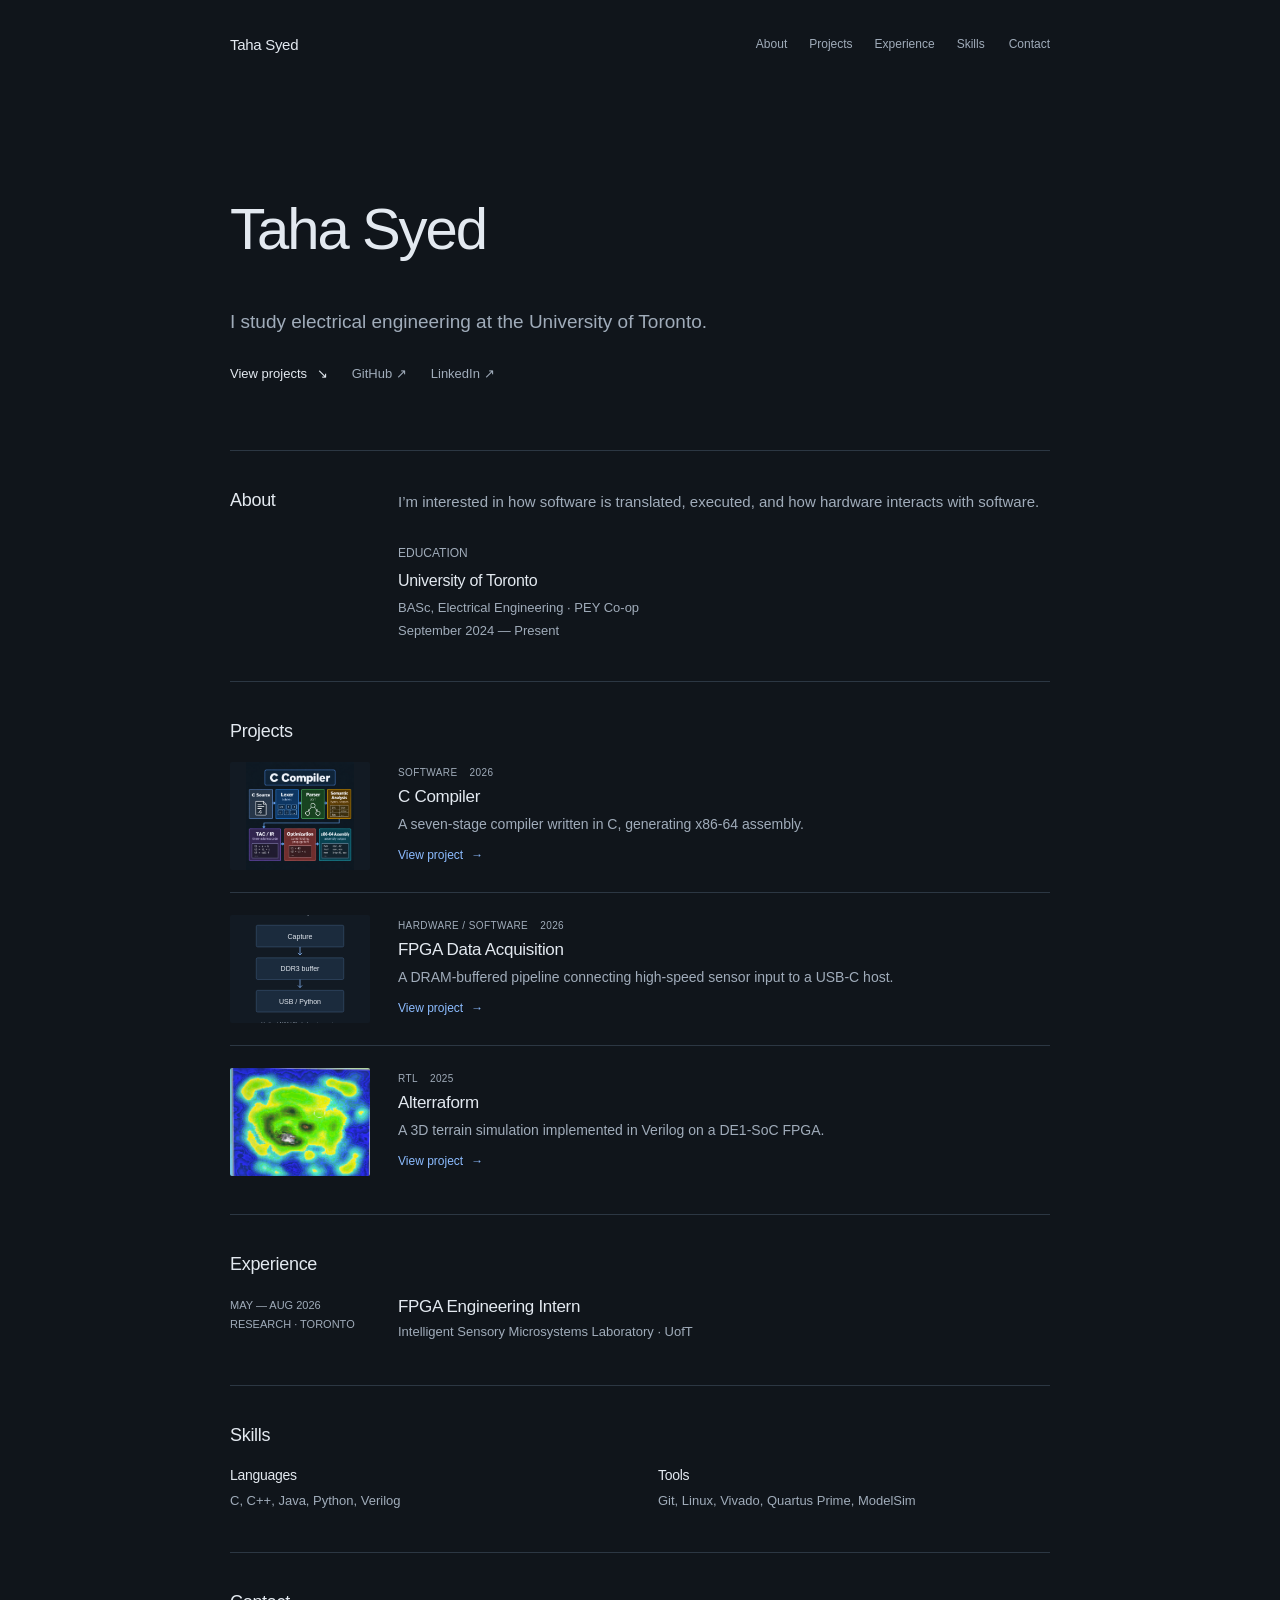
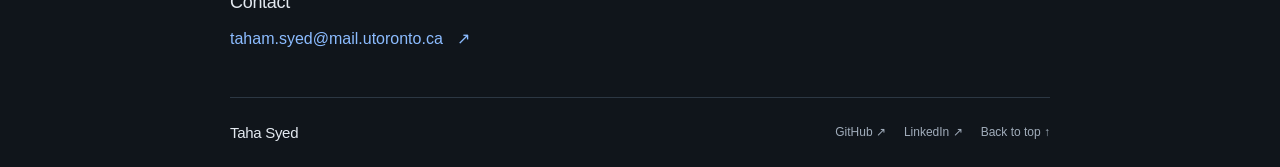
<file: index.html>
<!doctype html>
<html lang="en">
<head>
  <meta charset="utf-8">
  <meta name="viewport" content="width=device-width, initial-scale=1">
  <meta name="description" content="Taha Syed — Electrical Engineering student at the University of Toronto, building compilers, FPGA systems, and embedded firmware.">
  <meta name="theme-color" content="#10151b">
  <title>Taha Syed | Portfolio</title>
  <link rel="icon" href="favicon.svg" type="image/svg+xml">
  <link rel="stylesheet" href="styles.css">
  <script src="script.js" defer></script>
</head>
<body class="home">
  <a class="skip-link" href="#main">Skip to content</a>
  <header class="site-header">
    <a class="wordmark" href="#" aria-label="Taha Syed home">Taha Syed</a>
    <button class="menu-toggle" aria-expanded="false" aria-controls="navigation">Menu <span>+</span></button>
    <nav id="navigation" aria-label="Main navigation">
      <a href="#about">About</a><a href="#projects">Projects</a><a href="#experience">Experience</a><a href="#skills">Skills</a>
    </nav>
    <a class="header-contact" href="#contact">Contact</a>
  </header>
  <main id="main">
    <section class="hero" aria-labelledby="hero-title">
      <div class="hero-copy">
        <div class="hero-identity">
          <h1 id="hero-title">Taha Syed</h1>
        </div>
        <p class="hero-description">I study electrical engineering at the University of Toronto.</p>
        <div class="hero-actions"><a class="button primary" href="#projects">View projects <span>↘</span></a><a class="text-link" href="https://github.com/taha412">GitHub ↗</a><a class="text-link" href="https://www.linkedin.com/in/t-syed/">LinkedIn ↗</a></div>
      </div>
    </section>
    <section id="about" class="section about-section">
      <div class="about-grid"><h2>About</h2><div class="about-copy"><p>I’m interested in how software is translated, executed, and how hardware interacts with software.</p><div class="education"><span class="small-label">EDUCATION</span><h3>University of Toronto</h3><p>BASc, Electrical Engineering · PEY Co-op<br>September 2024 — Present</p></div></div></div>
    </section>
    <section id="projects" class="section">
      <div class="section-heading"><h2>Projects</h2></div>
      <div class="project-grid project-cards">
      <article class="project project-card">
        <a class="project-card-link" href="projects/c-compiler/" aria-labelledby="c-compiler-title">
          <img class="project-thumbnail project-thumbnail-diagram" src="images/compiler-dark.png" alt="C compiler pipeline from source code through lexing, parsing, semantic analysis, and optimization to x86-64 assembly" loading="lazy" width="1254" height="1254">
          <div class="project-body"><div class="project-meta">SOFTWARE <span>2026</span></div><h3 id="c-compiler-title">C Compiler</h3><p>A seven-stage compiler written in C, generating x86-64 assembly.</p><span class="project-link">View project <span aria-hidden="true">&rarr;</span></span></div>
        </a>
      </article>
      <article class="project project-card">
        <a class="project-card-link" href="projects/fpga-data-acquisition/" aria-labelledby="fpga-data-acquisition-title">
          <img class="project-thumbnail" src="images/acquisition-thumbnail.svg" alt="Data acquisition pipeline: capture, DDR3 buffer, and USB readout to Python" width="400" height="400" loading="lazy">
          <div class="project-body"><div class="project-meta">HARDWARE / SOFTWARE <span>2026</span></div><h3 id="fpga-data-acquisition-title">FPGA Data Acquisition</h3><p>A DRAM-buffered pipeline connecting high-speed sensor input to a USB-C host.</p><span class="project-link">View project <span aria-hidden="true">&rarr;</span></span></div>
        </a>
      </article>
      <article class="project project-card">
        <a class="project-card-link" href="projects/alterraform/" aria-labelledby="alterraform-title">
          <img class="project-thumbnail" src="images/alterraform.png" alt="Alterraform terrain simulation with elevation colors and terrain editing controls" loading="lazy" width="988" height="622">
          <div class="project-body"><div class="project-meta">RTL <span>2025</span></div><h3 id="alterraform-title">Alterraform</h3><p>A 3D terrain simulation implemented in Verilog on a DE1-SoC FPGA.</p><span class="project-link">View project <span aria-hidden="true">&rarr;</span></span></div>
        </a>
      </article>
      </div>
    </section>
    <section id="experience" class="section"><div class="section-heading"><h2>Experience</h2></div><article class="experience-row"><div class="experience-date">MAY — AUG 2026<span>RESEARCH · TORONTO</span></div><div><h3>FPGA Engineering Intern</h3><p class="organization">Intelligent Sensory Microsystems Laboratory · UofT</p></div><span class="experience-icon" aria-hidden="true">↗</span></article></section>
    <section id="skills" class="section">
      <div class="section-heading"><h2>Skills</h2></div>
      <div class="skills-grid">
        <article><h3>Languages</h3><p>C, C++, Java, Python, Verilog</p></article>
        <article><h3>Tools</h3><p>Git, Linux, Vivado, Quartus Prime, ModelSim</p></article>
      </div>
    </section>
    <section id="contact" class="contact"><h2>Contact</h2><a href="mailto:taham.syed@mail.utoronto.ca">taham.syed@mail.utoronto.ca <span>↗</span></a></section>
  </main>
  <footer><a class="wordmark" href="#">Taha Syed</a><div><a href="https://github.com/taha412">GitHub ↗</a><a href="https://www.linkedin.com/in/t-syed/">LinkedIn ↗</a><a href="#">Back to top ↑</a></div></footer>
</body>
</html>
</file>
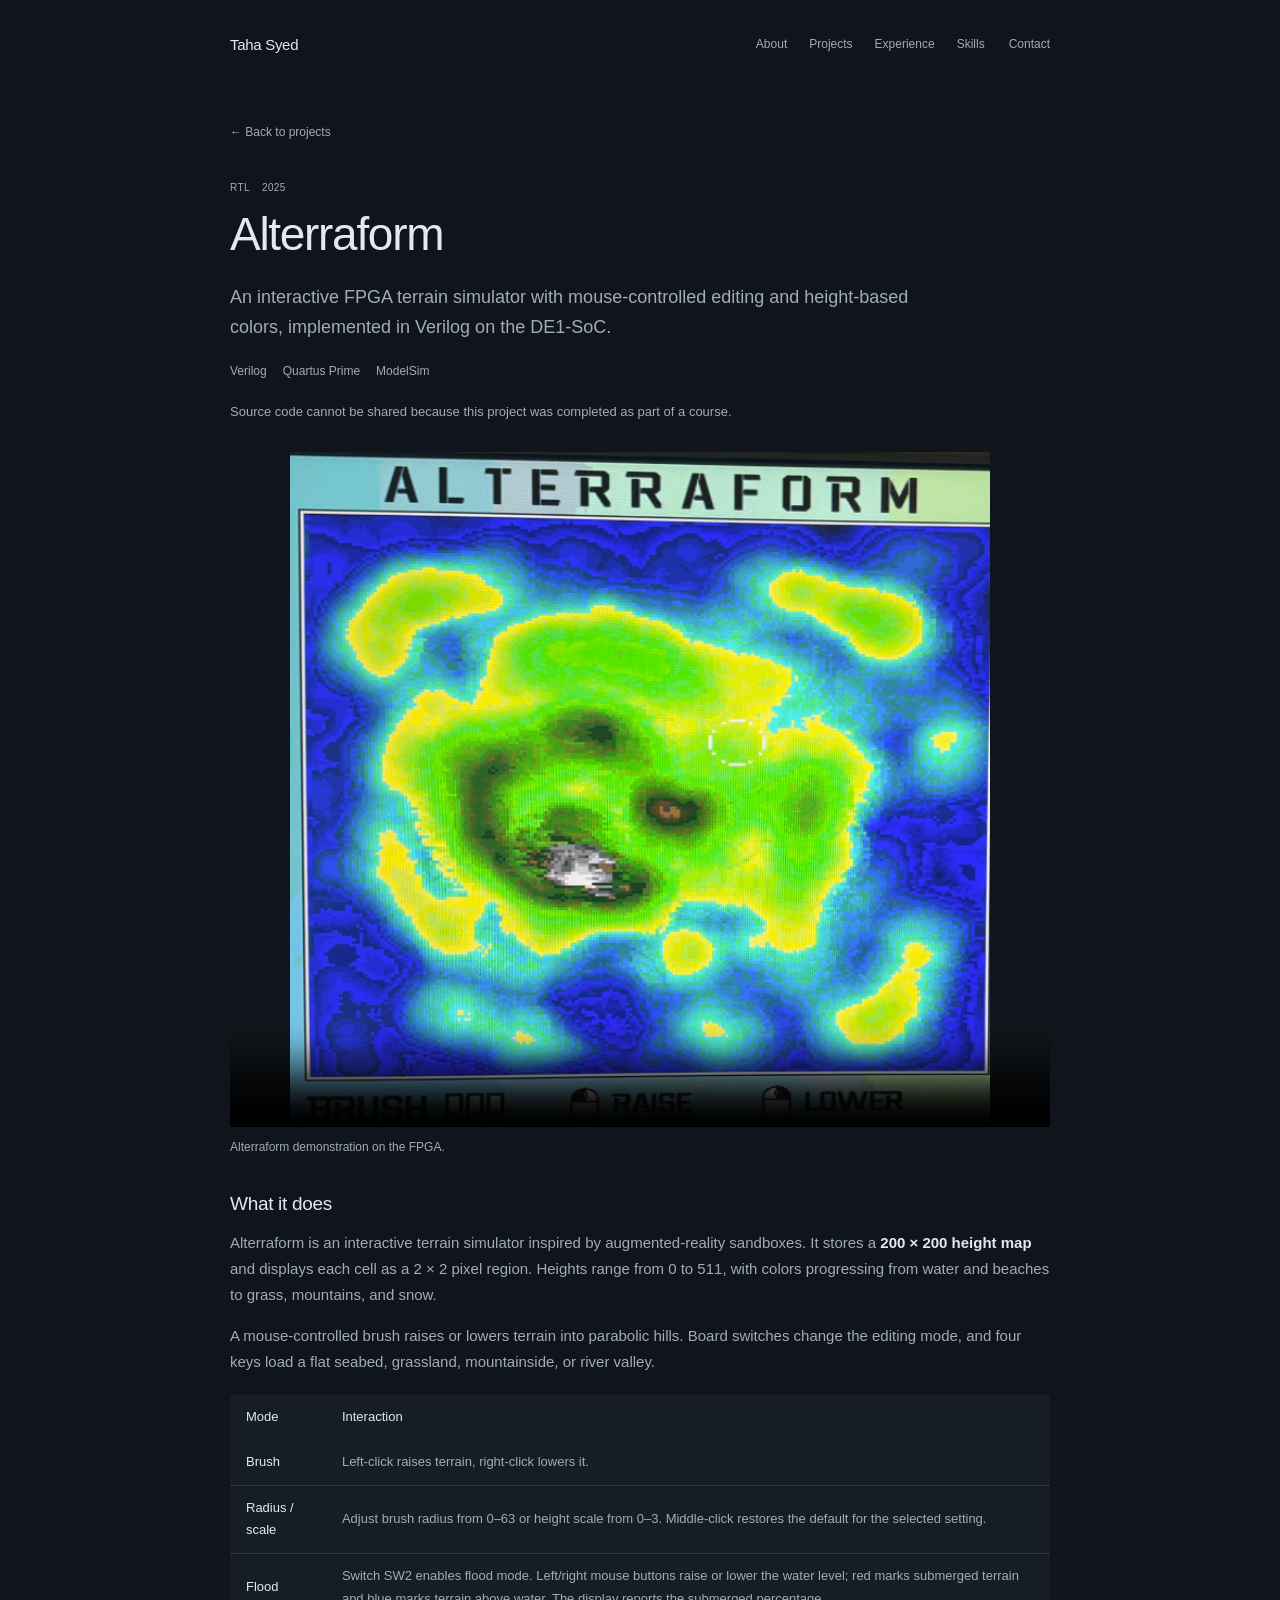
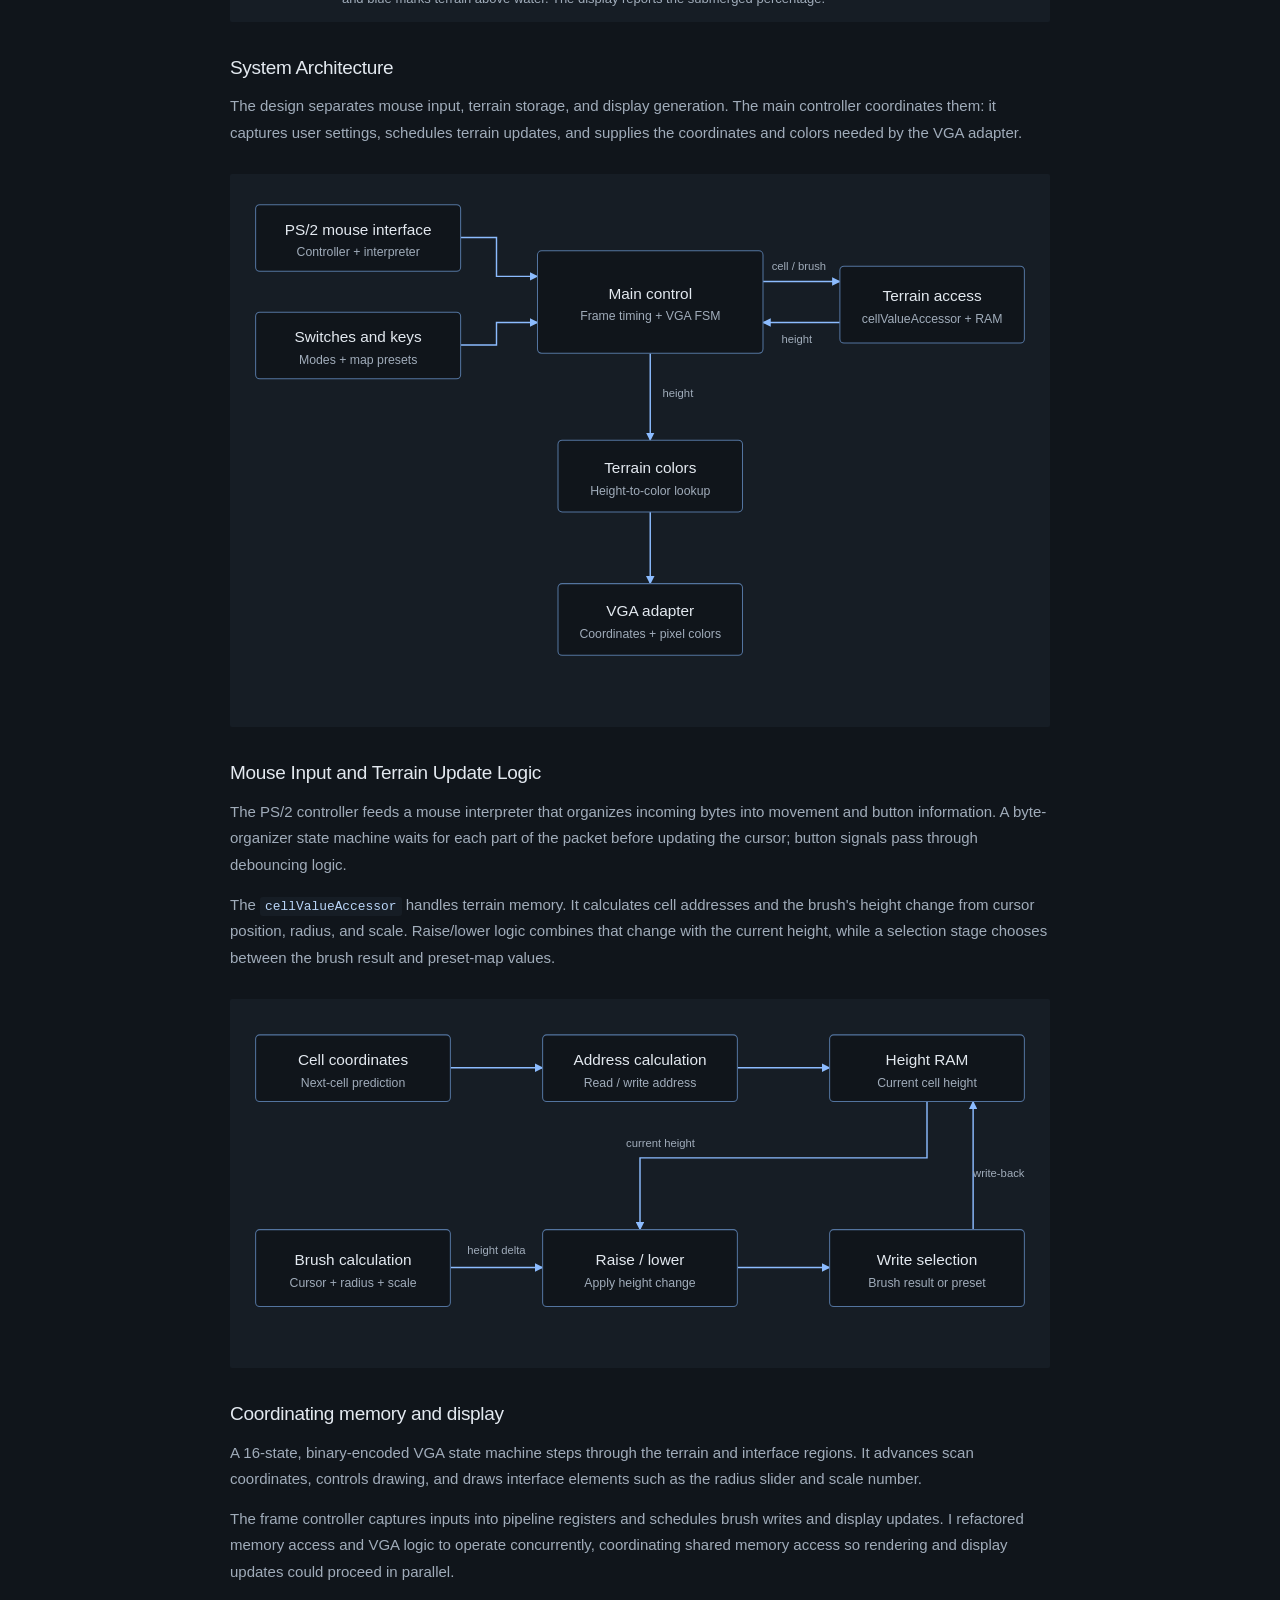
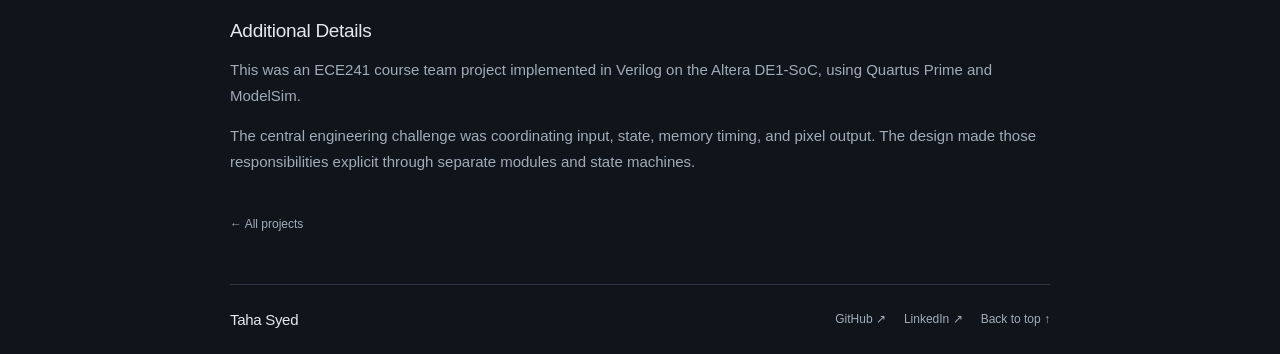
<file: projects/alterraform/index.html>
<!doctype html>
<html lang="en">
<head>
  <meta charset="utf-8">
  <meta name="viewport" content="width=device-width, initial-scale=1">
  <meta name="description" content="A 3D terrain simulation implemented in Verilog on a DE1-SoC FPGA.">
  <meta name="theme-color" content="#10151b">
  <title>Alterraform | Taha Syed</title>
  <link rel="icon" href="../../favicon.svg" type="image/svg+xml">
  <link rel="stylesheet" href="../../styles.css">
  <script src="../../script.js" defer></script>
</head>
<body class="home">
  <a class="skip-link" href="#main">Skip to content</a>
  <header class="site-header">
    <a class="wordmark" href="../../" aria-label="Taha Syed home">Taha Syed</a>
    <button class="menu-toggle" aria-expanded="false" aria-controls="navigation">Menu <span>+</span></button>
    <nav id="navigation" aria-label="Main navigation">
      <a href="../../#about">About</a><a href="../../#projects">Projects</a><a href="../../#experience">Experience</a><a href="../../#skills">Skills</a>
    </nav>
    <a class="header-contact" href="../../#contact">Contact</a>
  </header>
  <main id="main" class="project-page">
    <a class="back-link" href="../../#projects">&larr; Back to projects</a>
    <article>
      <header class="project-detail-header">
        <div class="project-meta">RTL <span>2025</span></div>
        <h1>Alterraform</h1>
        <p class="project-intro">An interactive FPGA terrain simulator with mouse-controlled editing and height-based colors, implemented in Verilog on the DE1-SoC.</p>
        <div class="tags"><span>Verilog</span><span>Quartus Prime</span><span>ModelSim</span></div>
      </header>
      <p class="source-note">Source code cannot be shared because this project was completed as part of a course.</p>
      <figure class="project-figure">
        <video controls playsinline preload="metadata" poster="../../images/alterraform.png" aria-label="Alterraform demonstration">
          <source src="../../videos/alterraform_video.mp4" type="video/mp4">
          Your browser does not support embedded video. <a href="../../videos/alterraform_video.mp4">Download the demonstration video</a>.
        </video>
        <figcaption>Alterraform demonstration on the FPGA.</figcaption>
      </figure>
      <div class="project-writeup">
        <h2>What it does</h2>
        <p>Alterraform is an interactive terrain simulator inspired by augmented-reality sandboxes. It stores a <strong>200 &times; 200 height map</strong> and displays each cell as a 2 &times; 2 pixel region. Heights range from 0 to 511, with colors progressing from water and beaches to grass, mountains, and snow.</p>
        <p>A mouse-controlled brush raises or lowers terrain into parabolic hills. Board switches change the editing mode, and four keys load a flat seabed, grassland, mountainside, or river valley.</p>
        <div class="table-block" tabindex="0" role="region" aria-label="Interaction modes"><table><thead><tr><th scope="col">Mode</th><th scope="col">Interaction</th></tr></thead><tbody>
          <tr><th scope="row">Brush</th><td>Left-click raises terrain, right-click lowers it.</td></tr>
          <tr><th scope="row">Radius / scale</th><td>Adjust brush radius from 0&ndash;63 or height scale from 0&ndash;3. Middle-click restores the default for the selected setting.</td></tr>
          <tr><th scope="row">Flood</th><td>Switch SW2 enables flood mode. Left/right mouse buttons raise or lower the water level; red marks submerged terrain and blue marks terrain above water. The display reports the submerged percentage.</td></tr>
        </tbody></table></div>
        <h2>System Architecture</h2>
        <p>The design separates mouse input, terrain storage, and display generation. The main controller coordinates them: it captures user settings, schedules terrain updates, and supplies the coordinates and colors needed by the VGA adapter.</p>
      </div>
      <figure class="project-figure system-diagram">
        <img src="../../images/alterraform-system.svg" alt="System diagram: mouse and board inputs feed main control and terrain memory; terrain colors and the VGA adapter are aligned below main control" width="800" height="540" loading="lazy">
        <figcaption></figcaption>
      </figure>
      <div class="project-writeup">
        <h2>Mouse Input and Terrain Update Logic</h2>
        <p>The PS/2 controller feeds a mouse interpreter that organizes incoming bytes into movement and button information. A byte-organizer state machine waits for each part of the packet before updating the cursor; button signals pass through debouncing logic.</p>
        <p>The <code>cellValueAccessor</code> handles terrain memory. It calculates cell addresses and the brush's height change from cursor position, radius, and scale. Raise/lower logic combines that change with the current height, while a selection stage chooses between the brush result and preset-map values.</p>
      </div>
      <figure class="project-figure system-diagram">
        <img src="../../images/alterraform-memory.svg" alt="Terrain memory diagram showing cell address calculation, height RAM, brush height calculation, raise/lower logic, and selection for write-back" width="800" height="360" loading="lazy">
        <figcaption></figcaption>
      </figure>
      <div class="project-writeup">
        <h2>Coordinating memory and display</h2>
        <p>A 16-state, binary-encoded VGA state machine steps through the terrain and interface regions. It advances scan coordinates, controls drawing, and draws interface elements such as the radius slider and scale number.</p>
        <p>The frame controller captures inputs into pipeline registers and schedules brush writes and display updates. I refactored memory access and VGA logic to operate concurrently, coordinating shared memory access so rendering and display updates could proceed in parallel.</p>
        <h2>Additional Details</h2>
        <p>This was an ECE241 course team project implemented in Verilog on the Altera DE1-SoC, using Quartus Prime and ModelSim.</p>
        <p>The central engineering challenge was coordinating input, state, memory timing, and pixel output. The design made those responsibilities explicit through separate modules and state machines.</p>
      </div>
    </article>
    <a class="back-link bottom-back-link" href="../../#projects">&larr; All projects</a>
  </main>
  <footer><a class="wordmark" href="../../">Taha Syed</a><div><a href="https://github.com/taha412">GitHub ↗</a><a href="https://www.linkedin.com/in/t-syed/">LinkedIn ↗</a><a href="#">Back to top ↑</a></div></footer>
</body>
</html>
</file>
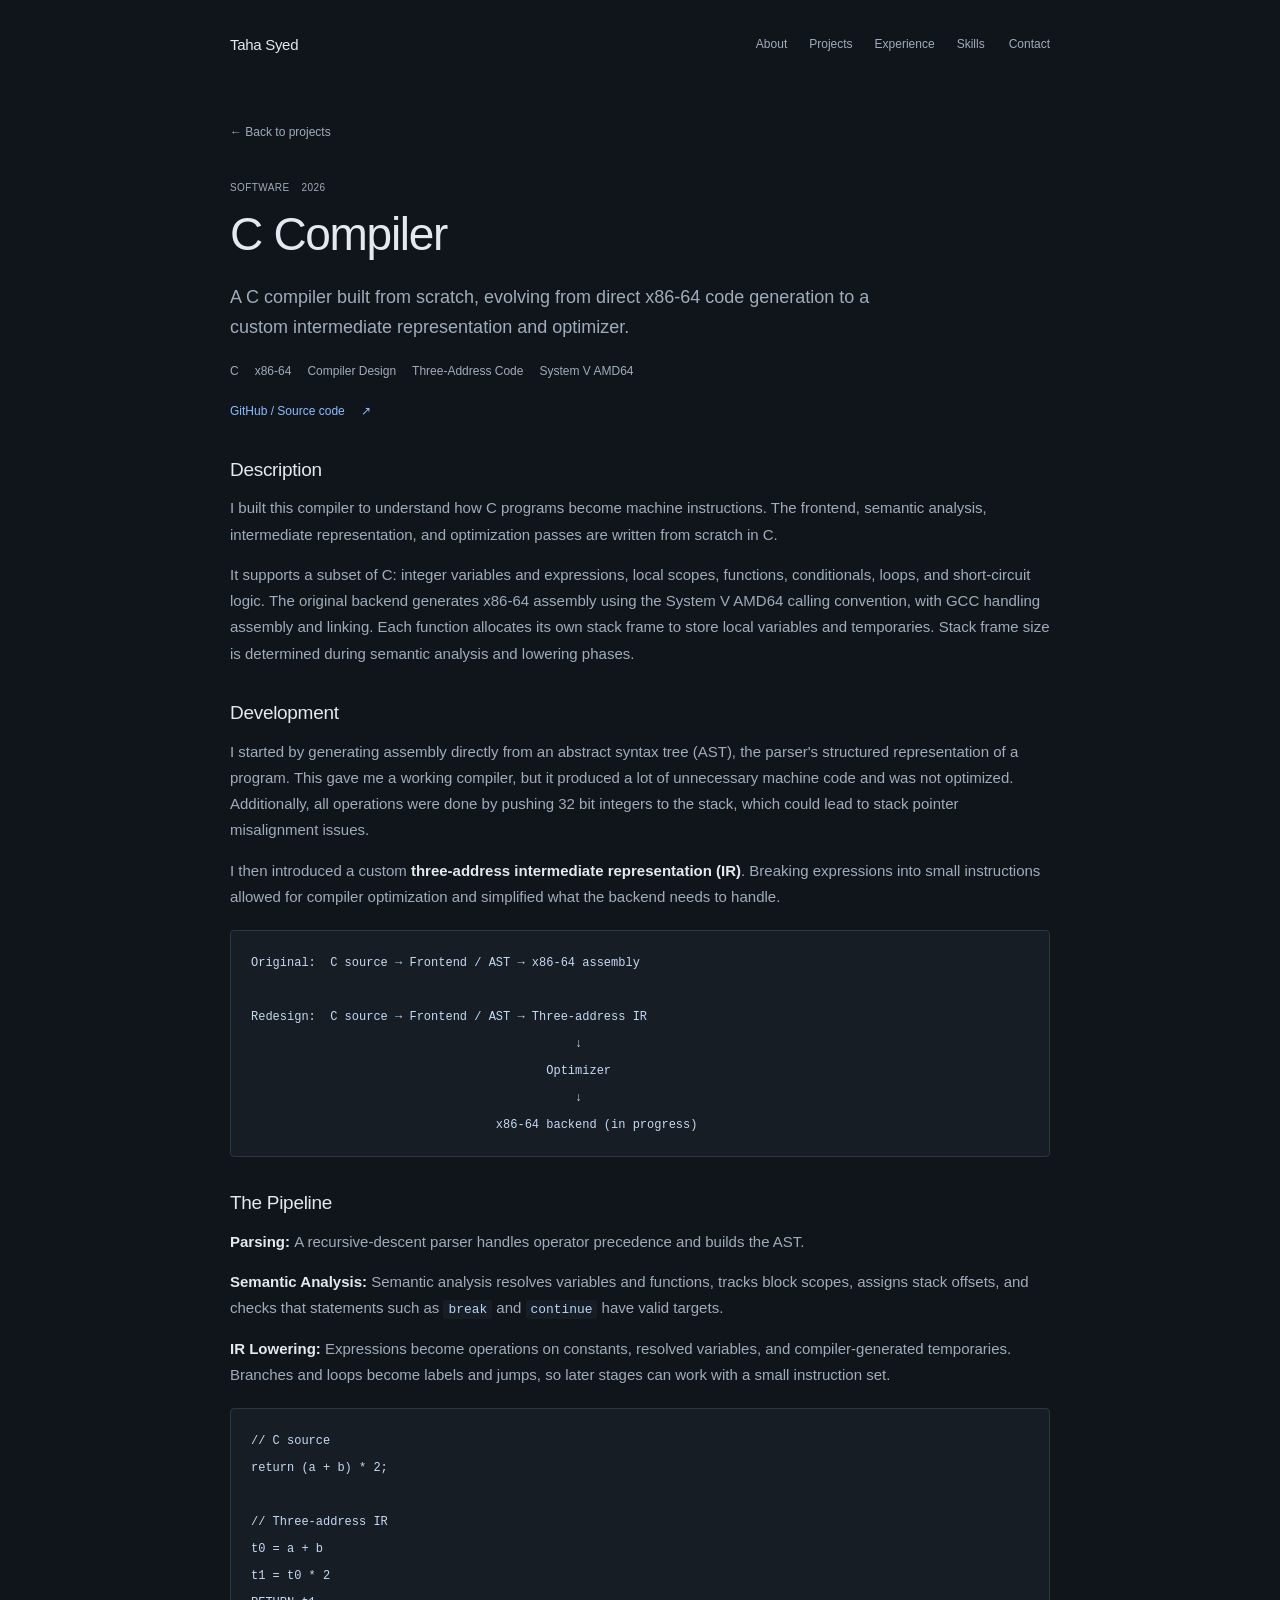
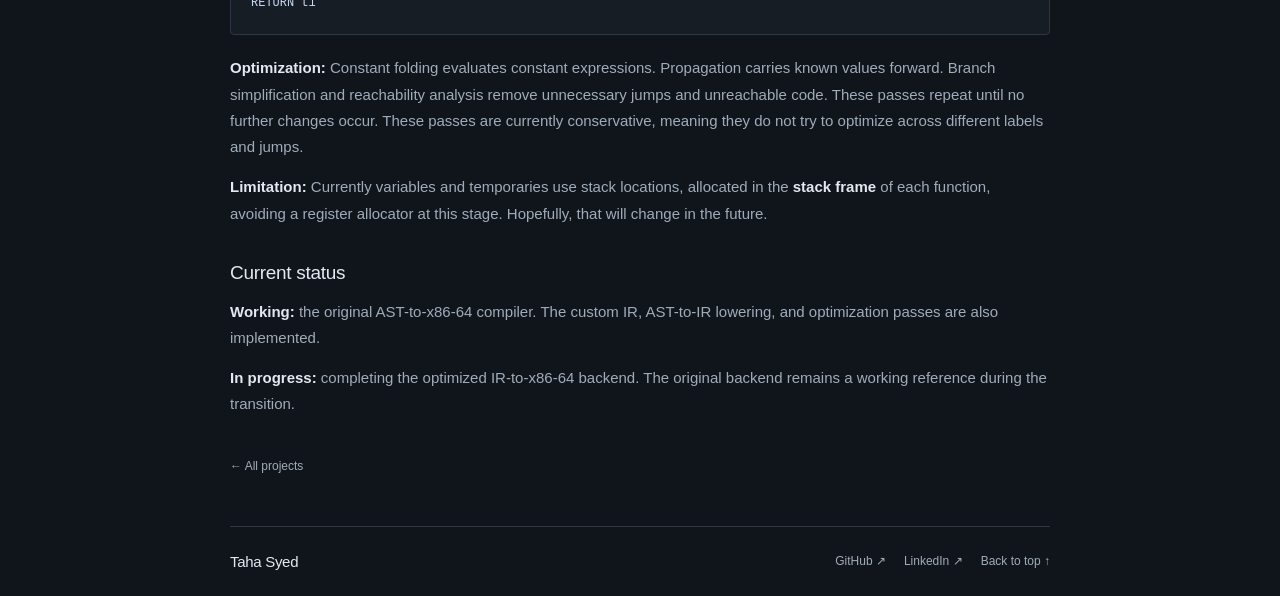
<file: projects/c-compiler/index.html>
<!doctype html>
<html lang="en">
<head>
  <meta charset="utf-8">
  <meta name="viewport" content="width=device-width, initial-scale=1">
  <meta name="description" content="A seven-stage compiler written in C, generating x86-64 assembly.">
  <meta name="theme-color" content="#10151b">
  <title>C compiler | Taha Syed</title>
  <link rel="icon" href="../../favicon.svg" type="image/svg+xml">
  <link rel="stylesheet" href="../../styles.css">
  <script src="../../script.js" defer></script>
</head>
<body class="home">
  <a class="skip-link" href="#main">Skip to content</a>
  <header class="site-header">
    <a class="wordmark" href="../../" aria-label="Taha Syed home">Taha Syed</a>
    <button class="menu-toggle" aria-expanded="false" aria-controls="navigation">Menu <span>+</span></button>
    <nav id="navigation" aria-label="Main navigation">
      <a href="../../#about">About</a><a href="../../#projects">Projects</a><a href="../../#experience">Experience</a><a href="../../#skills">Skills</a>
    </nav>
    <a class="header-contact" href="../../#contact">Contact</a>
  </header>
  <main id="main" class="project-page">
    <a class="back-link" href="../../#projects">&larr; Back to projects</a>
    <article>
      <header class="project-detail-header">
        <div class="project-meta">SOFTWARE <span>2026</span></div>
        <h1>C Compiler</h1>
        <p class="project-intro">A C compiler built from scratch, evolving from direct x86-64 code generation to a custom intermediate representation and optimizer.</p>
        <div class="tags"><span>C</span><span>x86-64</span><span>Compiler Design</span><span>Three-Address Code</span><span>System V AMD64</span></div>
        <a class="project-link" href="https://github.com/taha412/mini-c-compiler/">GitHub / Source code <span aria-hidden="true">&#8599;</span></a>
      </header>
      <div class="project-writeup">
        <h2>Description</h2>
        <p>I built this compiler to understand how C programs become machine instructions. The frontend, semantic analysis, intermediate representation, and optimization passes are written from scratch in C.</p>
        <p>It supports a subset of C: integer variables and expressions, local scopes, functions, conditionals, loops, and short-circuit logic. The original backend generates x86-64 assembly using the System V AMD64 calling convention, with GCC handling assembly and linking. Each function allocates its own stack frame to store local variables and temporaries. Stack frame size is determined during semantic analysis and lowering phases.</p>

        <h2>Development</h2>
        <p>I started by generating assembly directly from an abstract syntax tree (AST), the parser's structured representation of a program. This gave me a working compiler, but it produced a lot of unnecessary machine code and was not optimized. Additionally, all operations were done by pushing 32 bit integers to the stack, which could lead to stack pointer misalignment issues.</p>
        <p>I then introduced a custom <strong>three-address intermediate representation (IR)</strong>. Breaking expressions into small instructions allowed for compiler optimization and simplified what the backend needs to handle.</p>
        <pre class="code-block flow-block" tabindex="0" aria-label="Compiler architecture"><code>Original:  C source &rarr; Frontend / AST &rarr; x86-64 assembly

Redesign:  C source &rarr; Frontend / AST &rarr; Three-address IR
                                             &darr;
                                         Optimizer
                                             &darr;
                                  x86-64 backend (in progress)</code></pre>

        <h2>The Pipeline</h2>
        <p><strong>Parsing: </strong> A recursive-descent parser handles operator precedence and builds the AST.</p>
        <p><strong>Semantic Analysis: </strong> Semantic analysis resolves variables and functions, tracks block scopes, assigns stack offsets, and checks that statements such as <code>break</code> and <code>continue</code> have valid targets.</p>
        <p><strong>IR Lowering: </strong> Expressions become operations on constants, resolved variables, and compiler-generated temporaries. Branches and loops become labels and jumps, so later stages can work with a small instruction set.</p>
        <pre class="code-block" tabindex="0" aria-label="Example of expression lowering"><code>// C source
return (a + b) * 2;

// Three-address IR
t0 = a + b
t1 = t0 * 2
RETURN t1</code></pre>
        <p><strong>Optimization: </strong> Constant folding evaluates constant expressions. Propagation carries known values forward. Branch simplification and reachability analysis remove unnecessary jumps and unreachable code. These passes repeat until no further changes occur. These passes are currently conservative, meaning they do not try to optimize across different labels and jumps.</p>
        <p><strong>Limitation: </strong> Currently variables and temporaries use stack locations, allocated in the <strong>stack frame</strong> of each function, avoiding a register allocator at this stage. Hopefully, that will change in the future.</p>

        <h2>Current status</h2>
        <p><strong>Working:</strong> the original AST-to-x86-64 compiler. The custom IR, AST-to-IR lowering, and optimization passes are also implemented.</p>
        <p><strong>In progress:</strong> completing the optimized IR-to-x86-64 backend. The original backend remains a working reference during the transition.</p>
      </div>
    </article>
    <a class="back-link bottom-back-link" href="../../#projects">&larr; All projects</a>
  </main>
  <footer><a class="wordmark" href="../../">Taha Syed</a><div><a href="https://github.com/taha412">GitHub ↗</a><a href="https://www.linkedin.com/in/t-syed/">LinkedIn ↗</a><a href="#">Back to top ↑</a></div></footer>
</body>
</html>
</file>
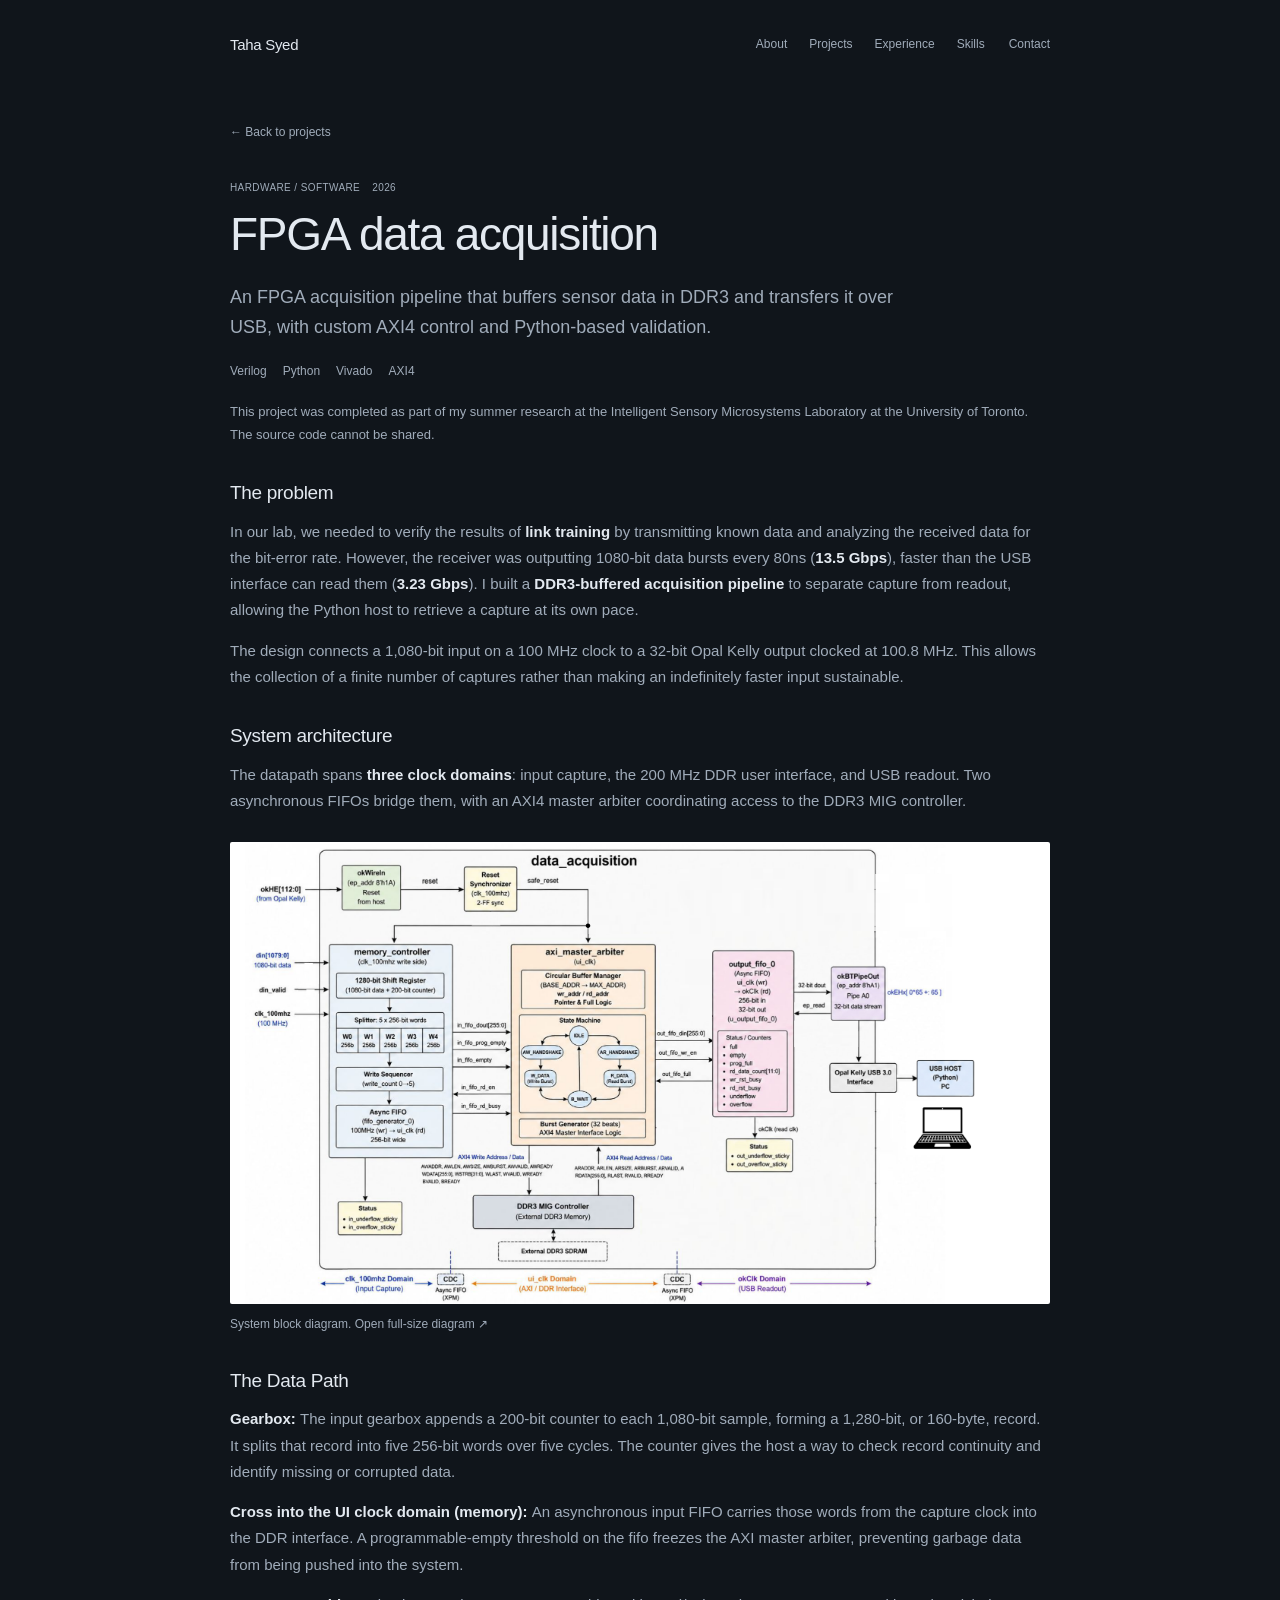
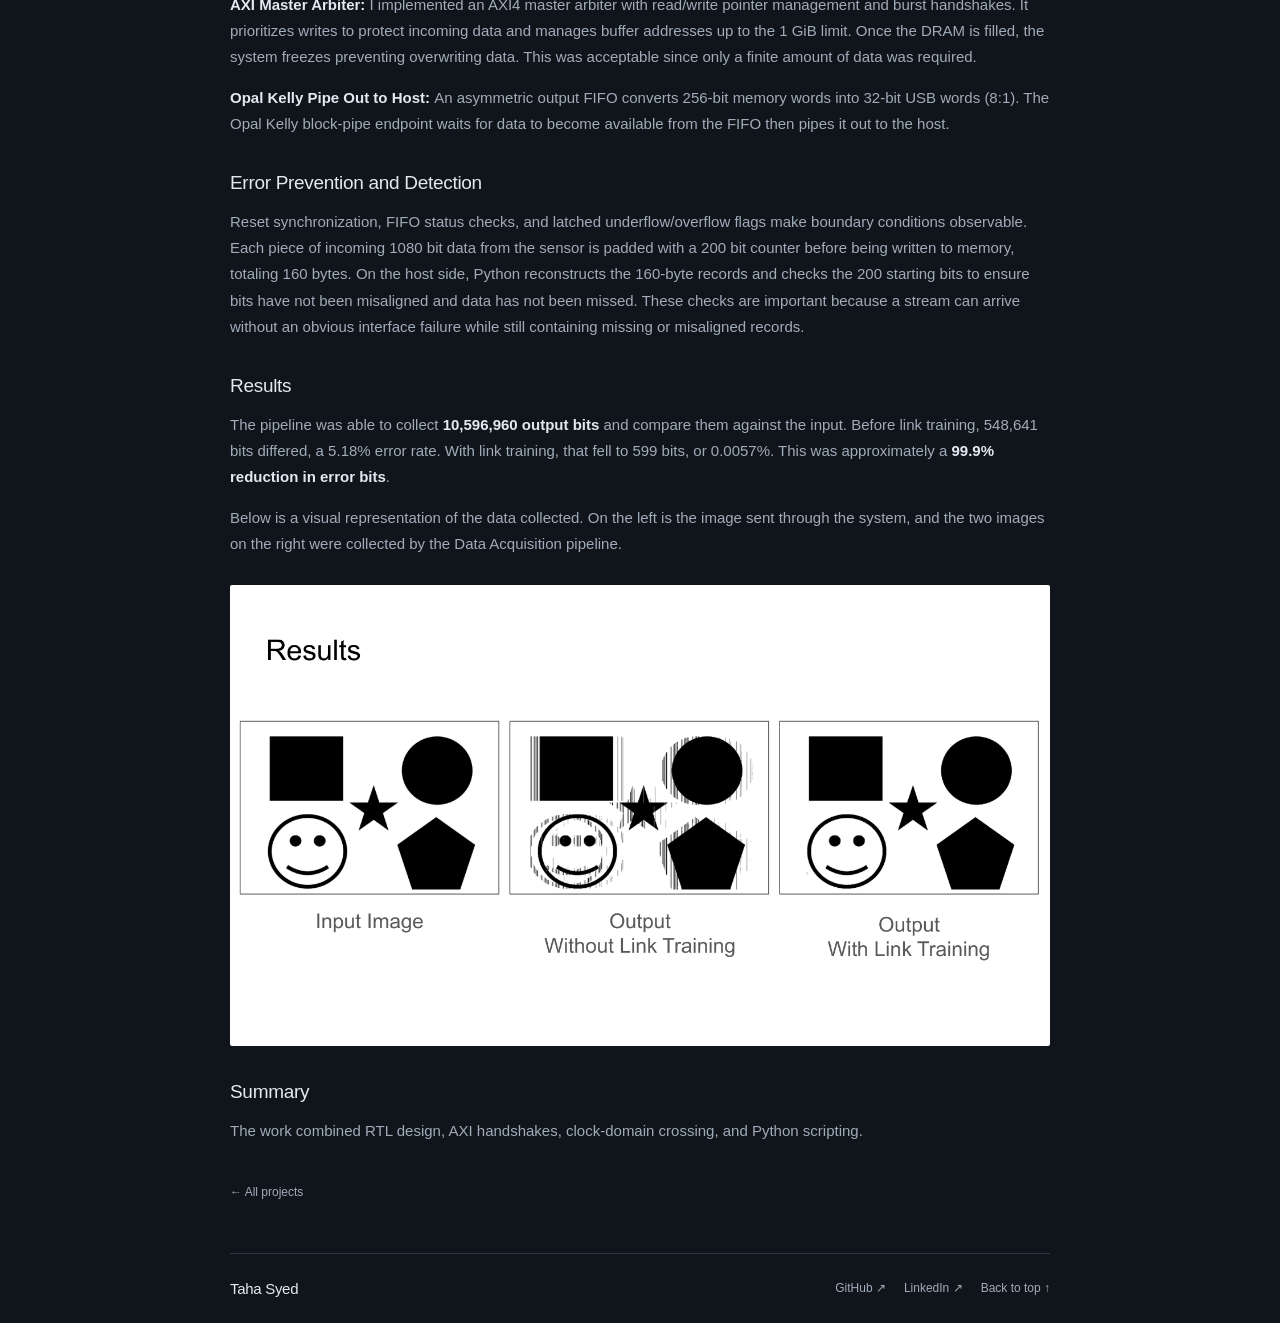
<file: projects/fpga-data-acquisition/index.html>
<!doctype html>
<html lang="en">
<head>
  <meta charset="utf-8">
  <meta name="viewport" content="width=device-width, initial-scale=1">
  <meta name="description" content="A DRAM-buffered pipeline connecting high-speed sensor input to a USB-C host.">
  <meta name="theme-color" content="#10151b">
  <title>FPGA data acquisition | Taha Syed</title>
  <link rel="icon" href="../../favicon.svg" type="image/svg+xml">
  <link rel="stylesheet" href="../../styles.css">
  <script src="../../script.js" defer></script>
</head>
<body class="home">
  <a class="skip-link" href="#main">Skip to content</a>
  <header class="site-header">
    <a class="wordmark" href="../../" aria-label="Taha Syed home">Taha Syed</a>
    <button class="menu-toggle" aria-expanded="false" aria-controls="navigation">Menu <span>+</span></button>
    <nav id="navigation" aria-label="Main navigation">
      <a href="../../#about">About</a><a href="../../#projects">Projects</a><a href="../../#experience">Experience</a><a href="../../#skills">Skills</a>
    </nav>
    <a class="header-contact" href="../../#contact">Contact</a>
  </header>
  <main id="main" class="project-page">
    <a class="back-link" href="../../#projects">&larr; Back to projects</a>
    <article>
      <header class="project-detail-header">
        <div class="project-meta">HARDWARE / SOFTWARE <span>2026</span></div>
        <h1>FPGA data acquisition</h1>
        <p class="project-intro">An FPGA acquisition pipeline that buffers sensor data in DDR3 and transfers it over USB, with custom AXI4 control and Python-based validation.</p>
        <div class="tags"><span>Verilog</span><span>Python</span><span>Vivado</span><span>AXI4</span></div>
        
      </header>
      <p class="source-note">This project was completed as part of my summer research at the Intelligent Sensory Microsystems Laboratory at the University of Toronto. The source code cannot be shared.</p>
      <div class="project-writeup">
        <h2>The problem</h2>
        <p>In our lab, we needed to verify the results of <strong>link training</strong> by transmitting known data and analyzing the received data for the bit-error rate. However, the receiver was outputting 1080-bit data bursts every 80ns (<strong>13.5 Gbps</strong>), faster than the USB interface can read them (<strong>3.23 Gbps</strong>). I built a <strong>DDR3-buffered acquisition pipeline</strong> to separate capture from readout, allowing the Python host to retrieve a capture at its own pace.</p>
        <p>The design connects a 1,080-bit input on a 100 MHz clock to a 32-bit Opal Kelly output clocked at 100.8 MHz. This allows the collection of a finite number of captures rather than making an indefinitely faster input sustainable.</p>
        <h2>System architecture</h2>
        <p>The datapath spans <strong>three clock domains</strong>: input capture, the 200 MHz DDR user interface, and USB readout. Two asynchronous FIFOs bridge them, with an AXI4 master arbiter coordinating access to the DDR3 MIG controller.</p>
      </div>
      <figure class="project-figure">
        <a href="../../images/acquisition-system.png" target="_blank" rel="noopener"><img src="../../images/acquisition-system.png" alt="Data acquisition block diagram showing input gearbox, asynchronous FIFOs, AXI4 arbiter, DDR3 memory, and Opal Kelly USB output" width="2160" height="1215" loading="lazy"></a>
        <figcaption>System block diagram. <a class="text-link" href="../../images/acquisition-system.png" target="_blank" rel="noopener">Open full-size diagram &nearr;</a></figcaption>
      </figure>
      <div class="project-writeup">
        <h2>The Data Path</h2>
        <p><strong>Gearbox: </strong> The input gearbox appends a 200-bit counter to each 1,080-bit sample, forming a 1,280-bit, or 160-byte, record. It splits that record into five 256-bit words over five cycles. The counter gives the host a way to check record continuity and identify missing or corrupted data.</p>
        <p><strong>Cross into the UI clock domain (memory): </strong> An asynchronous input FIFO carries those words from the capture clock into the DDR interface. A programmable-empty threshold on the fifo freezes the AXI master arbiter, preventing garbage data from being pushed into the system.</p>
        <p><strong>AXI Master Arbiter: </strong> I implemented an AXI4 master arbiter with read/write pointer management and burst handshakes. It prioritizes writes to protect incoming data and manages buffer addresses up to the 1 GiB limit. Once the DRAM is filled, the system freezes preventing overwriting data. This was acceptable since only a finite amount of data was required.</p>
        <p><strong>Opal Kelly Pipe Out to Host: </strong> An asymmetric output FIFO converts 256-bit memory words into 32-bit USB words (8:1). The Opal Kelly block-pipe endpoint waits for data to become available from the FIFO then pipes it out to the host.</p>
        <h2>Error Prevention and Detection</h2>
        <p>Reset synchronization, FIFO status checks, and latched underflow/overflow flags make boundary conditions observable. Each piece of incoming 1080 bit data from the sensor is padded with a 200 bit counter before being written to memory, totaling 160 bytes. On the host side, Python reconstructs the 160-byte records and checks the 200 starting bits to ensure bits have not been misaligned and data has not been missed. These checks are important because a stream can arrive without an obvious interface failure while still containing missing or misaligned records.</p>
        <h2>Results</h2>
        <p>The pipeline was able to collect <strong>10,596,960 output bits</strong> and compare them against the input. Before link training, 548,641 bits differed, a 5.18% error rate. With link training, that fell to 599 bits, or 0.0057%. This was approximately a <strong>99.9% reduction in error bits</strong>.</p>
        <p>Below is a visual representation of the data collected. On the left is the image sent through the system, and the two images on the right were collected by the Data Acquisition pipeline.</p>
      </div>
      <figure class="project-figure">
        <a href="../../images/acquisition-results.png" target="_blank" rel="noopener"><img src="../../images/acquisition-results.png" alt="Input test image compared with corrupted output before link training and substantially cleaner output after link training" width="1440" height="810" loading="lazy"></a>
        <figcaption></figcaption>
      </figure>
      <div class="project-writeup">
        <h2>Summary</h2>
        <p>The work combined RTL design, AXI handshakes, clock-domain crossing, and Python scripting.</p>
      </div>
    </article>
    <a class="back-link bottom-back-link" href="../../#projects">&larr; All projects</a>
  </main>
  <footer><a class="wordmark" href="../../">Taha Syed</a><div><a href="https://github.com/taha412">GitHub ↗</a><a href="https://www.linkedin.com/in/t-syed/">LinkedIn ↗</a><a href="#">Back to top ↑</a></div></footer>
</body>
</html>
</file>
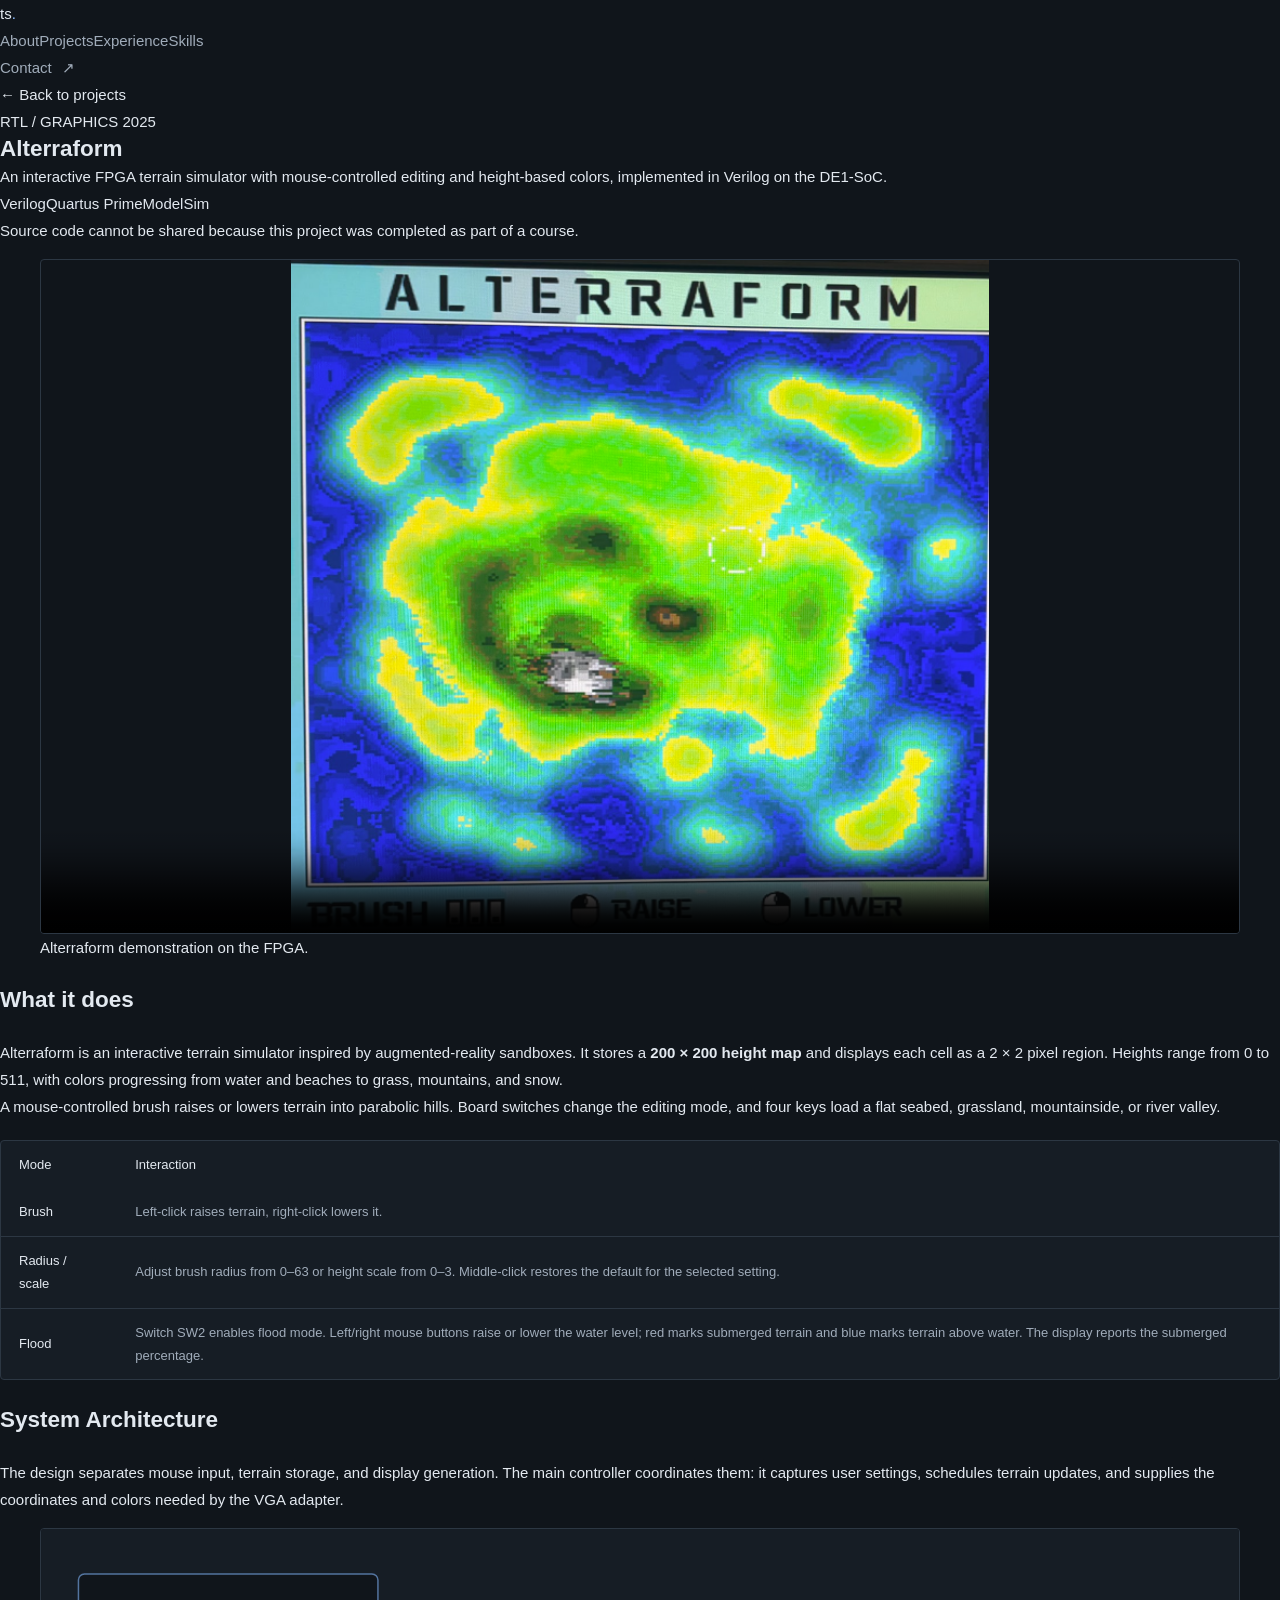
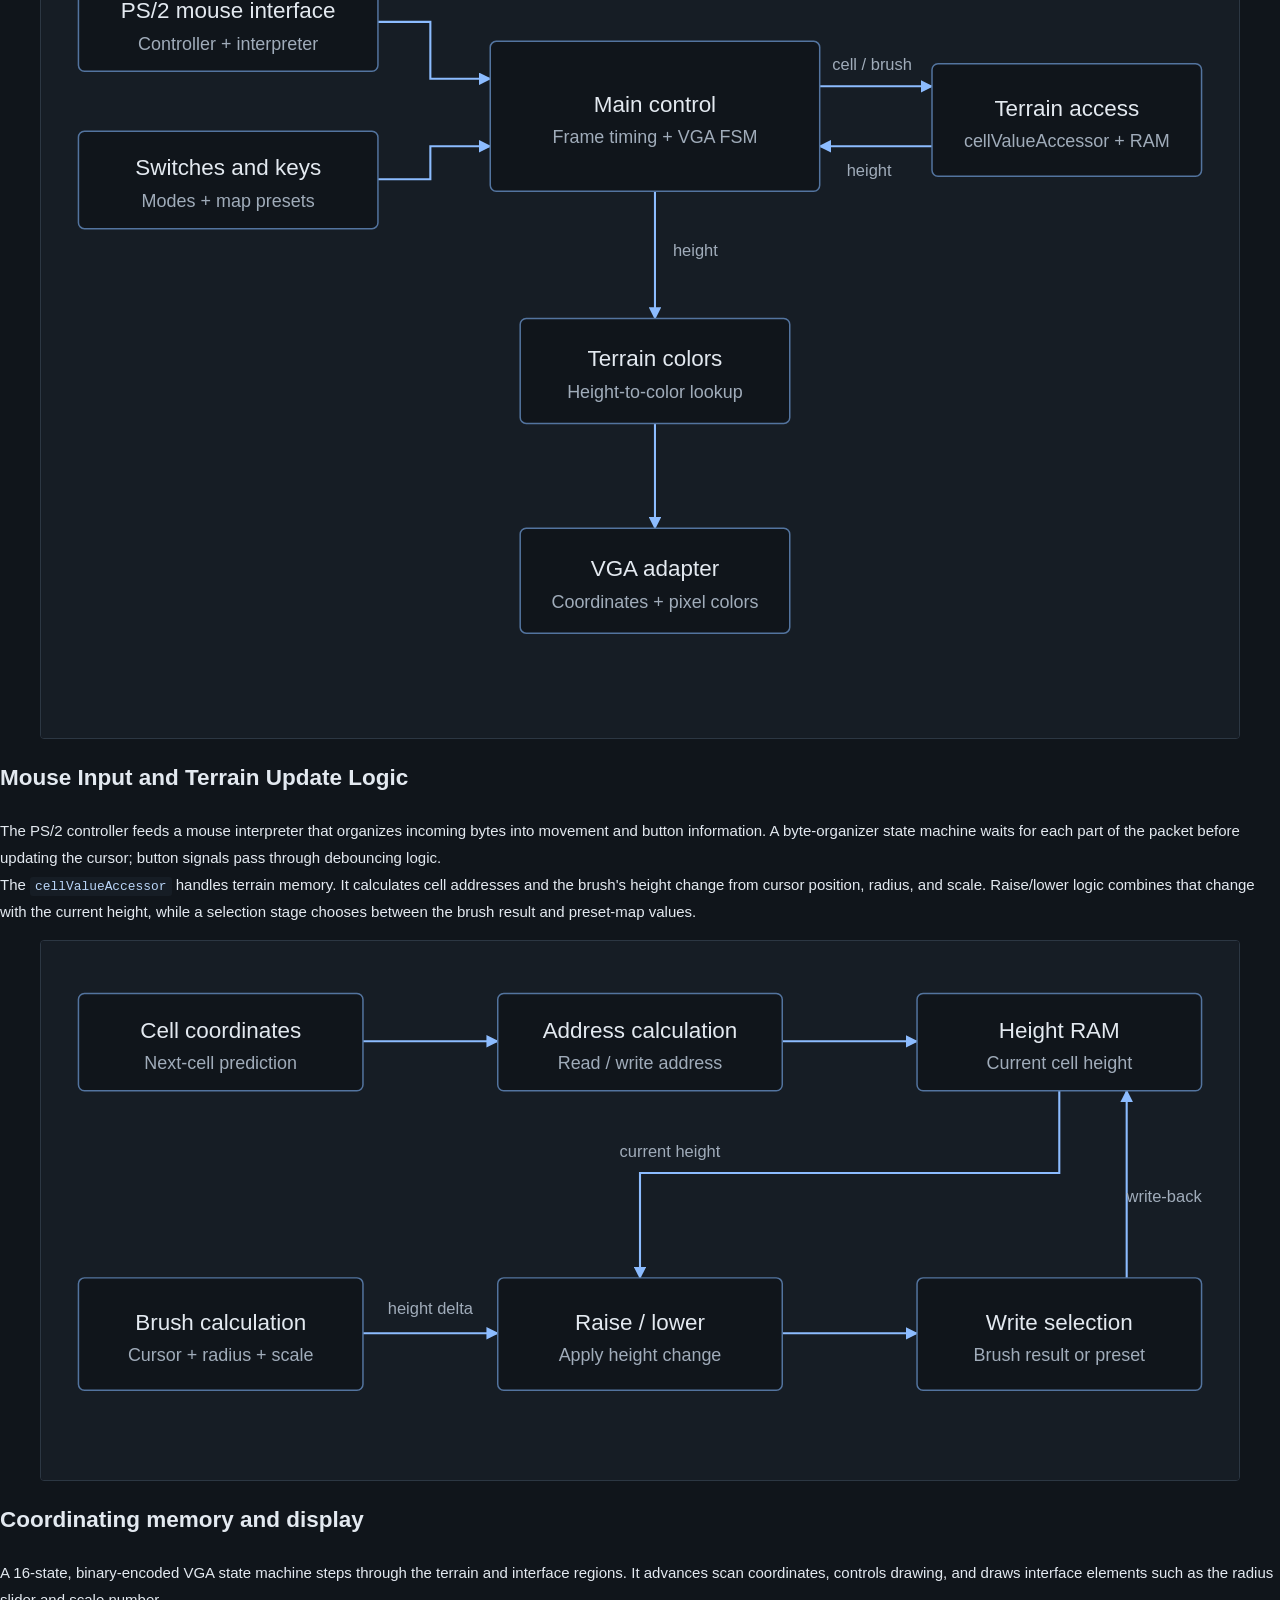
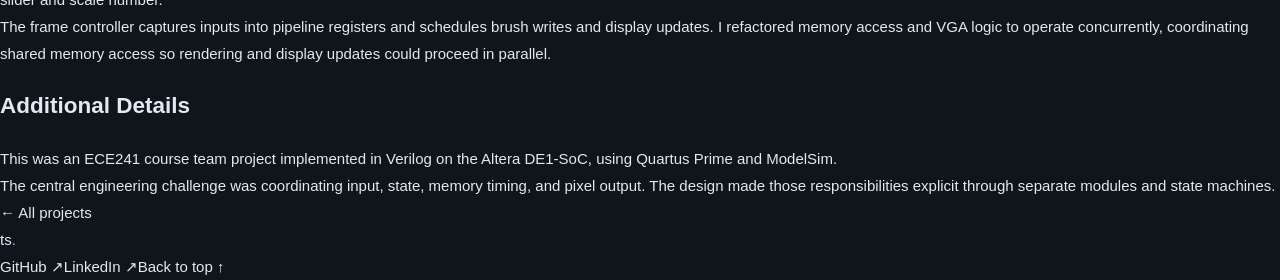
<file: projects/alterraform.html>
<!doctype html>
<html lang="en">
<head>
  <meta charset="utf-8">
  <meta name="viewport" content="width=device-width, initial-scale=1">
  <meta name="description" content="A 3D terrain simulation implemented in Verilog on a DE1-SoC FPGA.">
  <meta name="theme-color" content="#10151b">
  <title>Alterraform | Taha Syed</title>
  <link rel="icon" href="../favicon.svg" type="image/svg+xml">
  <link rel="stylesheet" href="../styles.css">
  <script src="../script.js" defer></script>
</head>
<body>
  <a class="skip-link" href="#main">Skip to content</a>
  <header class="site-header">
    <a class="wordmark" href="../index.html" aria-label="Taha Syed home">ts<span>.</span></a>
    <button class="menu-toggle" aria-expanded="false" aria-controls="navigation">Menu <span>+</span></button>
    <nav id="navigation" aria-label="Main navigation">
      <a href="../index.html#about">About</a><a href="../index.html#projects">Projects</a><a href="../index.html#experience">Experience</a><a href="../index.html#skills">Skills</a>
    </nav>
    <a class="header-contact" href="../index.html#contact">Contact <span>↗</span></a>
  </header>
  <main id="main" class="project-page">
    <a class="back-link" href="../index.html#projects">&larr; Back to projects</a>
    <article>
      <header class="project-detail-header">
        <div class="project-meta">RTL / GRAPHICS <span>2025</span></div>
        <h1>Alterraform</h1>
        <p class="project-intro">An interactive FPGA terrain simulator with mouse-controlled editing and height-based colors, implemented in Verilog on the DE1-SoC.</p>
        <div class="tags"><span>Verilog</span><span>Quartus Prime</span><span>ModelSim</span></div>
      </header>
      <p class="source-note">Source code cannot be shared because this project was completed as part of a course.</p>
      <figure class="project-figure">
        <video controls playsinline preload="metadata" poster="../images/alterraform.png" aria-label="Alterraform demonstration">
          <source src="../videos/alterraform_video.mp4" type="video/mp4">
          Your browser does not support embedded video. <a href="../videos/alterraform_video.mp4">Download the demonstration video</a>.
        </video>
        <figcaption>Alterraform demonstration on the FPGA.</figcaption>
      </figure>
      <div class="project-writeup">
        <h2>What it does</h2>
        <p>Alterraform is an interactive terrain simulator inspired by augmented-reality sandboxes. It stores a <strong>200 &times; 200 height map</strong> and displays each cell as a 2 &times; 2 pixel region. Heights range from 0 to 511, with colors progressing from water and beaches to grass, mountains, and snow.</p>
        <p>A mouse-controlled brush raises or lowers terrain into parabolic hills. Board switches change the editing mode, and four keys load a flat seabed, grassland, mountainside, or river valley.</p>
        <div class="table-block" tabindex="0" role="region" aria-label="Interaction modes"><table><thead><tr><th scope="col">Mode</th><th scope="col">Interaction</th></tr></thead><tbody>
          <tr><th scope="row">Brush</th><td>Left-click raises terrain, right-click lowers it.</td></tr>
          <tr><th scope="row">Radius / scale</th><td>Adjust brush radius from 0&ndash;63 or height scale from 0&ndash;3. Middle-click restores the default for the selected setting.</td></tr>
          <tr><th scope="row">Flood</th><td>Switch SW2 enables flood mode. Left/right mouse buttons raise or lower the water level; red marks submerged terrain and blue marks terrain above water. The display reports the submerged percentage.</td></tr>
        </tbody></table></div>
        <h2>System Architecture</h2>
        <p>The design separates mouse input, terrain storage, and display generation. The main controller coordinates them: it captures user settings, schedules terrain updates, and supplies the coordinates and colors needed by the VGA adapter.</p>
      </div>
      <figure class="project-figure system-diagram">
        <img src="../images/alterraform-system.svg" alt="System diagram: mouse and board inputs feed main control and terrain memory; terrain colors and the VGA adapter are aligned below main control" width="800" height="540" loading="lazy">
        <figcaption></figcaption>
      </figure>
      <div class="project-writeup">
        <h2>Mouse Input and Terrain Update Logic</h2>
        <p>The PS/2 controller feeds a mouse interpreter that organizes incoming bytes into movement and button information. A byte-organizer state machine waits for each part of the packet before updating the cursor; button signals pass through debouncing logic.</p>
        <p>The <code>cellValueAccessor</code> handles terrain memory. It calculates cell addresses and the brush's height change from cursor position, radius, and scale. Raise/lower logic combines that change with the current height, while a selection stage chooses between the brush result and preset-map values.</p>
      </div>
      <figure class="project-figure system-diagram">
        <img src="../images/alterraform-memory.svg" alt="Terrain memory diagram showing cell address calculation, height RAM, brush height calculation, raise/lower logic, and selection for write-back" width="800" height="360" loading="lazy">
        <figcaption></figcaption>
      </figure>
      <div class="project-writeup">
        <h2>Coordinating memory and display</h2>
        <p>A 16-state, binary-encoded VGA state machine steps through the terrain and interface regions. It advances scan coordinates, controls drawing, and draws interface elements such as the radius slider and scale number.</p>
        <p>The frame controller captures inputs into pipeline registers and schedules brush writes and display updates. I refactored memory access and VGA logic to operate concurrently, coordinating shared memory access so rendering and display updates could proceed in parallel.</p>
        <h2>Additional Details</h2>
        <p>This was an ECE241 course team project implemented in Verilog on the Altera DE1-SoC, using Quartus Prime and ModelSim.</p>
        <p>The central engineering challenge was coordinating input, state, memory timing, and pixel output. The design made those responsibilities explicit through separate modules and state machines.</p>
      </div>
    </article>
    <a class="back-link bottom-back-link" href="../index.html#projects">&larr; All projects</a>
  </main>
  <footer><a class="wordmark" href="../index.html">ts<span>.</span></a><div><a href="https://github.com/taha412">GitHub ↗</a><a href="https://www.linkedin.com/in/t-syed/">LinkedIn ↗</a><a href="#">Back to top ↑</a></div></footer>
</body>
</html>
</file>
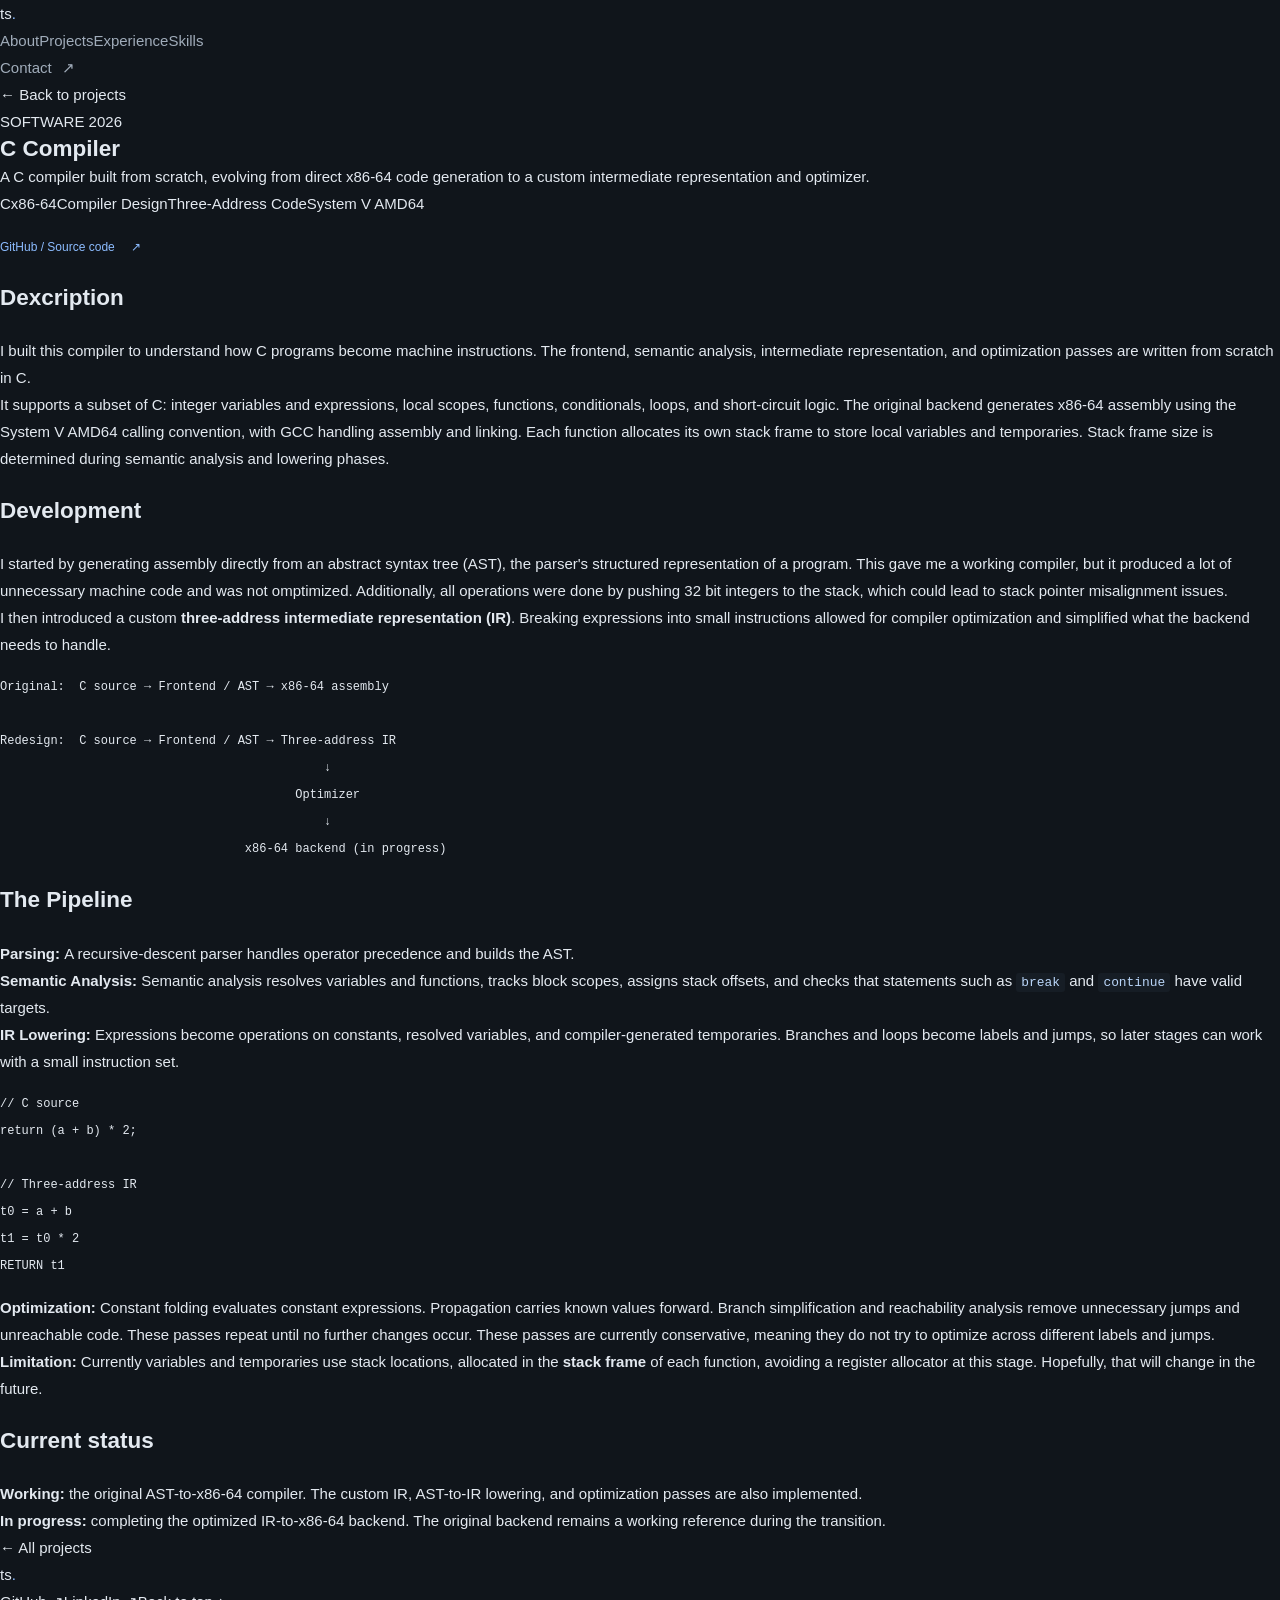
<file: projects/c-compiler.html>
<!doctype html>
<html lang="en">
<head>
  <meta charset="utf-8">
  <meta name="viewport" content="width=device-width, initial-scale=1">
  <meta name="description" content="A seven-stage compiler written in C, generating x86-64 assembly.">
  <meta name="theme-color" content="#10151b">
  <title>C compiler | Taha Syed</title>
  <link rel="icon" href="../favicon.svg" type="image/svg+xml">
  <link rel="stylesheet" href="../styles.css">
  <script src="../script.js" defer></script>
</head>
<body>
  <a class="skip-link" href="#main">Skip to content</a>
  <header class="site-header">
    <a class="wordmark" href="../index.html" aria-label="Taha Syed home">ts<span>.</span></a>
    <button class="menu-toggle" aria-expanded="false" aria-controls="navigation">Menu <span>+</span></button>
    <nav id="navigation" aria-label="Main navigation">
      <a href="../index.html#about">About</a><a href="../index.html#projects">Projects</a><a href="../index.html#experience">Experience</a><a href="../index.html#skills">Skills</a>
    </nav>
    <a class="header-contact" href="../index.html#contact">Contact <span>↗</span></a>
  </header>
  <main id="main" class="project-page">
    <a class="back-link" href="../index.html#projects">&larr; Back to projects</a>
    <article>
      <header class="project-detail-header">
        <div class="project-meta">SOFTWARE <span>2026</span></div>
        <h1>C Compiler</h1>
        <p class="project-intro">A C compiler built from scratch, evolving from direct x86-64 code generation to a custom intermediate representation and optimizer.</p>
        <div class="tags"><span>C</span><span>x86-64</span><span>Compiler Design</span><span>Three-Address Code</span><span>System V AMD64</span></div>
        <a class="project-link" href="https://github.com/taha412/mini-c-compiler/">GitHub / Source code <span aria-hidden="true">&#8599;</span></a>
      </header>
      <div class="project-writeup">
        <h2>Dexcription</h2>
        <p>I built this compiler to understand how C programs become machine instructions. The frontend, semantic analysis, intermediate representation, and optimization passes are written from scratch in C.</p>
        <p>It supports a subset of C: integer variables and expressions, local scopes, functions, conditionals, loops, and short-circuit logic. The original backend generates x86-64 assembly using the System V AMD64 calling convention, with GCC handling assembly and linking. Each function allocates its own stack frame to store local variables and temporaries. Stack frame size is determined during semantic analysis and lowering phases.</p>

        <h2>Development</h2>
        <p>I started by generating assembly directly from an abstract syntax tree (AST), the parser's structured representation of a program. This gave me a working compiler, but it produced a lot of unnecessary machine code and was not omptimized. Additionally, all operations were done by pushing 32 bit integers to the stack, which could lead to stack pointer misalignment issues.</p>
        <p>I then introduced a custom <strong>three-address intermediate representation (IR)</strong>. Breaking expressions into small instructions allowed for compiler optimization and simplified what the backend needs to handle.</p>
        <pre class="code-block flow-block" tabindex="0" aria-label="Compiler architecture"><code>Original:  C source &rarr; Frontend / AST &rarr; x86-64 assembly

Redesign:  C source &rarr; Frontend / AST &rarr; Three-address IR
                                             &darr;
                                         Optimizer
                                             &darr;
                                  x86-64 backend (in progress)</code></pre>

        <h2>The Pipeline</h2>
        <p><strong>Parsing: </strong> A recursive-descent parser handles operator precedence and builds the AST.</p>
        <p><strong>Semantic Analysis: </strong> Semantic analysis resolves variables and functions, tracks block scopes, assigns stack offsets, and checks that statements such as <code>break</code> and <code>continue</code> have valid targets.</p>
        <p><strong>IR Lowering: </strong> Expressions become operations on constants, resolved variables, and compiler-generated temporaries. Branches and loops become labels and jumps, so later stages can work with a small instruction set.</p>
        <pre class="code-block" tabindex="0" aria-label="Example of expression lowering"><code>// C source
return (a + b) * 2;

// Three-address IR
t0 = a + b
t1 = t0 * 2
RETURN t1</code></pre>
        <p><strong>Optimization: </strong> Constant folding evaluates constant expressions. Propagation carries known values forward. Branch simplification and reachability analysis remove unnecessary jumps and unreachable code. These passes repeat until no further changes occur. These passes are currently conservative, meaning they do not try to optimize across different labels and jumps.</p>
        <p><strong>Limitation: </strong> Currently variables and temporaries use stack locations, allocated in the <strong>stack frame</strong> of each function, avoiding a register allocator at this stage. Hopefully, that will change in the future.</p>

        <h2>Current status</h2>
        <p><strong>Working:</strong> the original AST-to-x86-64 compiler. The custom IR, AST-to-IR lowering, and optimization passes are also implemented.</p>
        <p><strong>In progress:</strong> completing the optimized IR-to-x86-64 backend. The original backend remains a working reference during the transition.</p>
      </div>
    </article>
    <a class="back-link bottom-back-link" href="../index.html#projects">&larr; All projects</a>
  </main>
  <footer><a class="wordmark" href="../index.html">ts<span>.</span></a><div><a href="https://github.com/taha412">GitHub ↗</a><a href="https://www.linkedin.com/in/t-syed/">LinkedIn ↗</a><a href="#">Back to top ↑</a></div></footer>
</body>
</html>
</file>
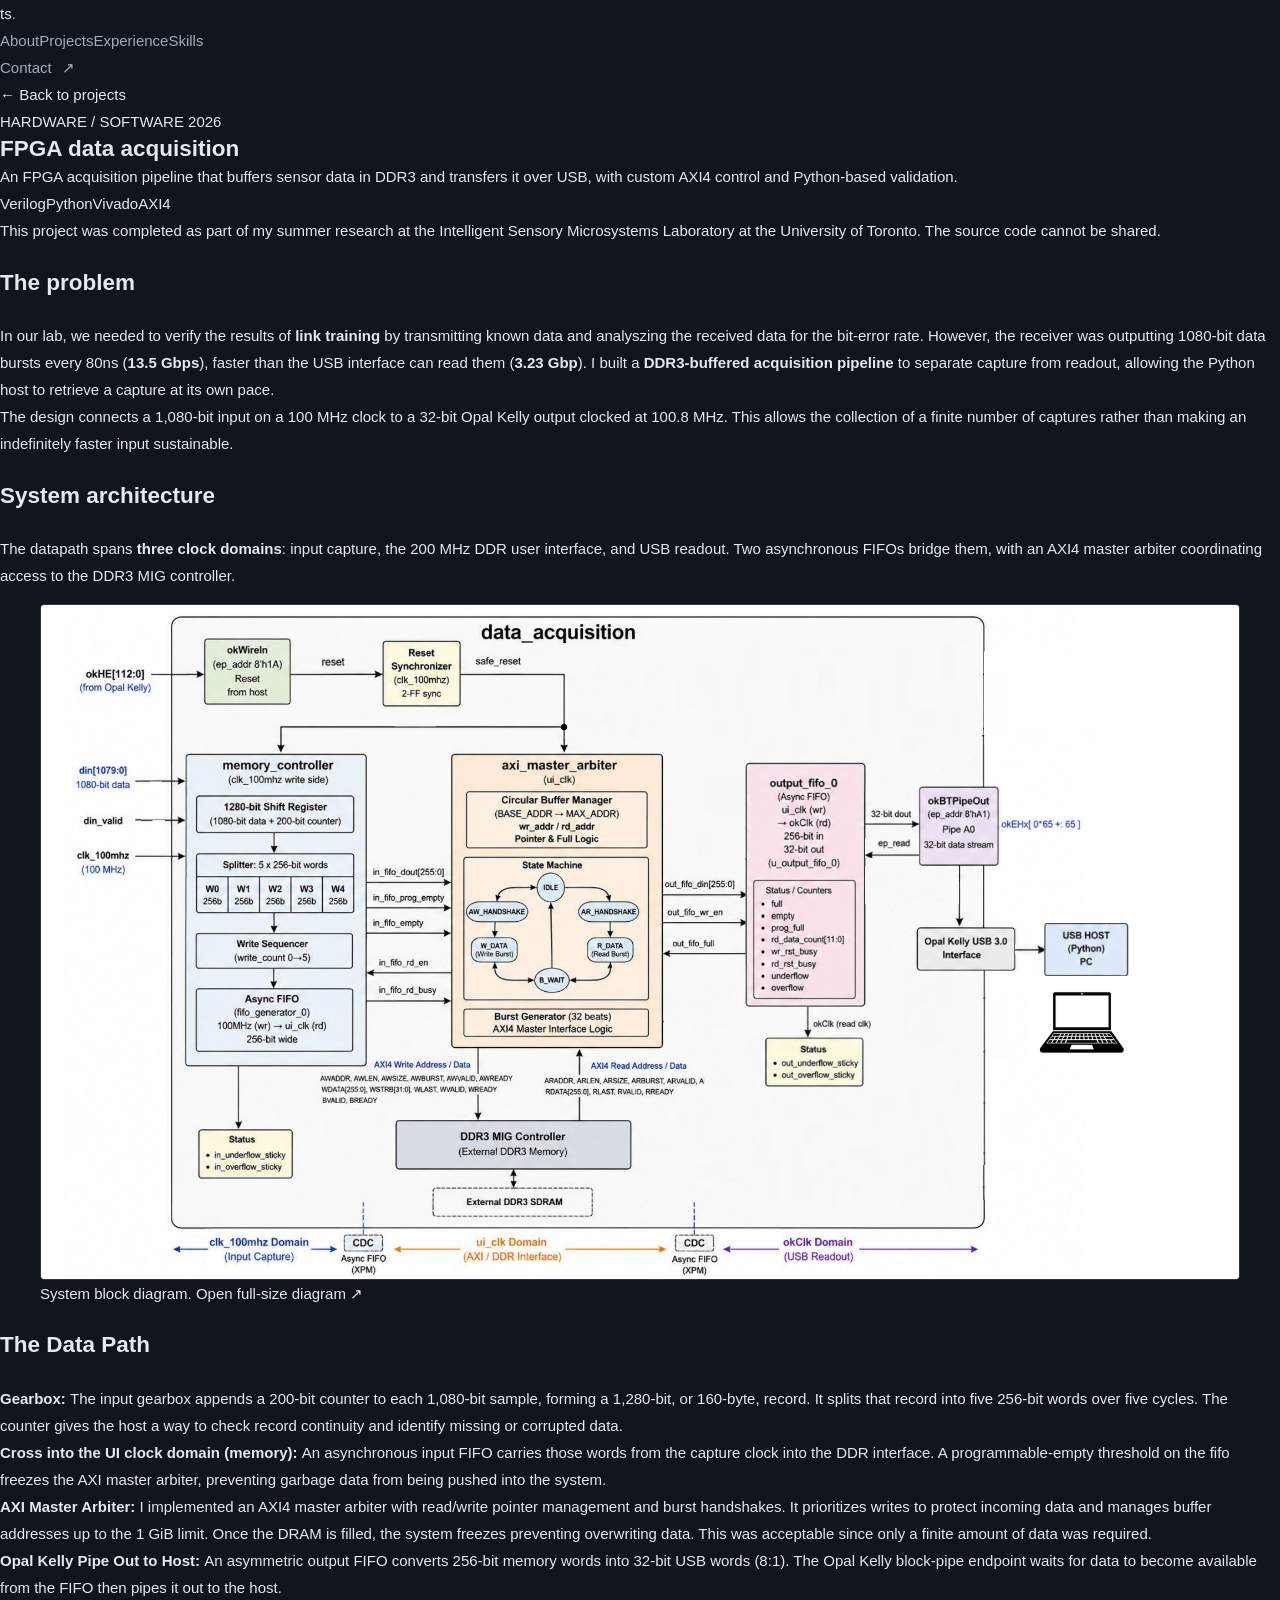
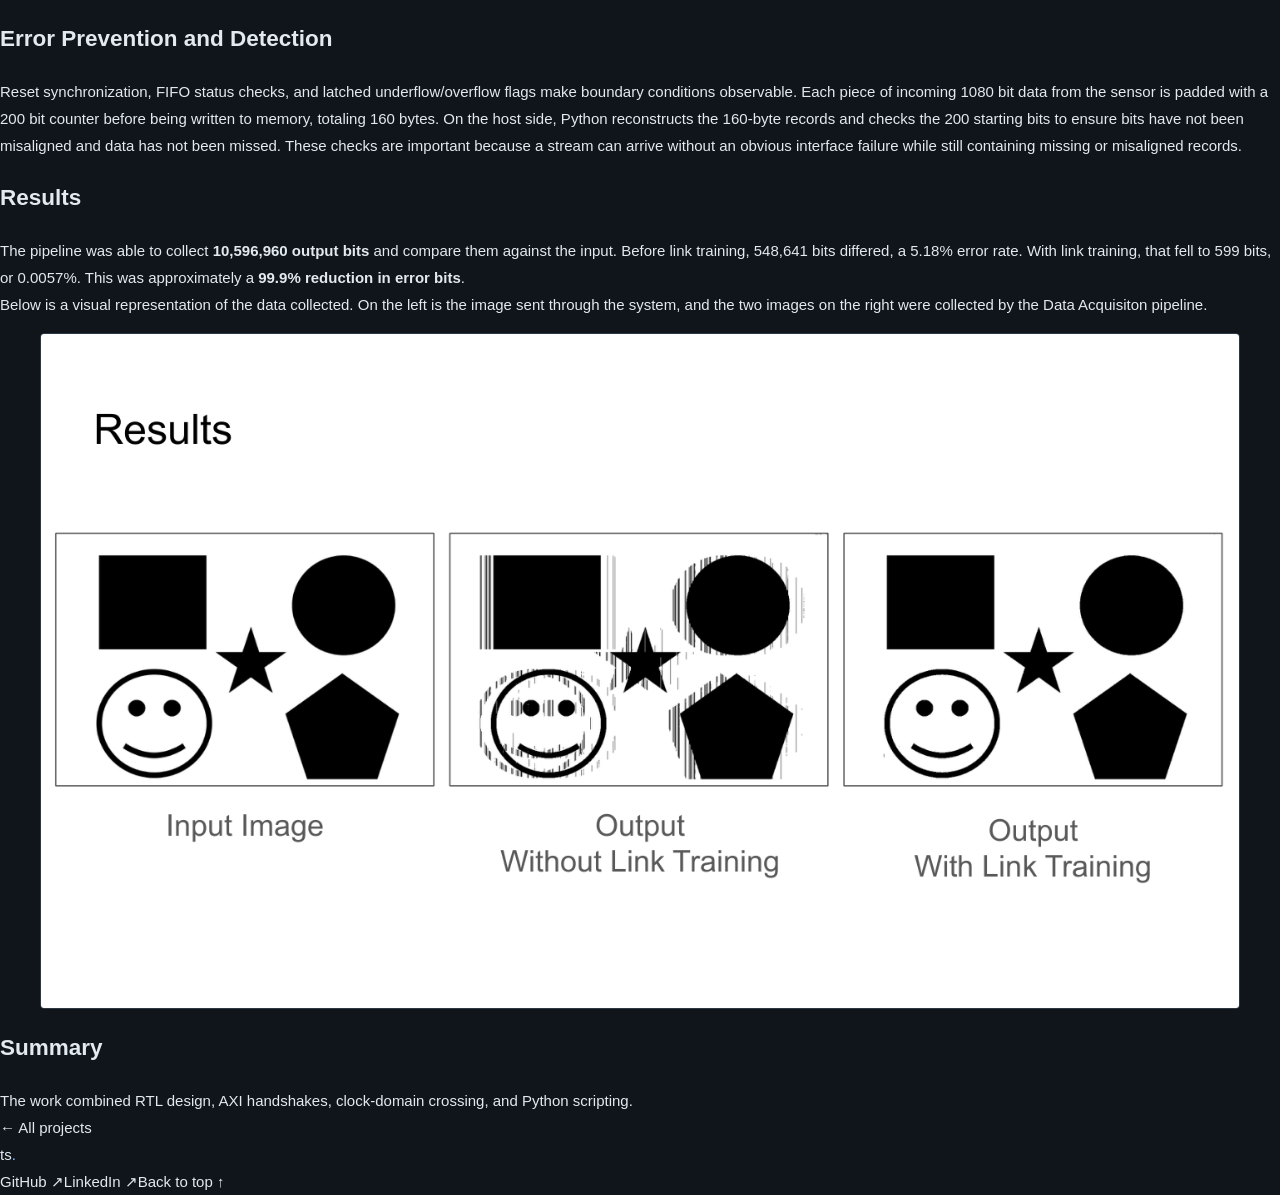
<file: projects/fpga-data-acquisition.html>
<!doctype html>
<html lang="en">
<head>
  <meta charset="utf-8">
  <meta name="viewport" content="width=device-width, initial-scale=1">
  <meta name="description" content="A DRAM-buffered pipeline connecting high-speed sensor input to a USB-C host.">
  <meta name="theme-color" content="#10151b">
  <title>FPGA data acquisition | Taha Syed</title>
  <link rel="icon" href="../favicon.svg" type="image/svg+xml">
  <link rel="stylesheet" href="../styles.css">
  <script src="../script.js" defer></script>
</head>
<body>
  <a class="skip-link" href="#main">Skip to content</a>
  <header class="site-header">
    <a class="wordmark" href="../index.html" aria-label="Taha Syed home">ts<span>.</span></a>
    <button class="menu-toggle" aria-expanded="false" aria-controls="navigation">Menu <span>+</span></button>
    <nav id="navigation" aria-label="Main navigation">
      <a href="../index.html#about">About</a><a href="../index.html#projects">Projects</a><a href="../index.html#experience">Experience</a><a href="../index.html#skills">Skills</a>
    </nav>
    <a class="header-contact" href="../index.html#contact">Contact <span>↗</span></a>
  </header>
  <main id="main" class="project-page">
    <a class="back-link" href="../index.html#projects">&larr; Back to projects</a>
    <article>
      <header class="project-detail-header">
        <div class="project-meta">HARDWARE / SOFTWARE <span>2026</span></div>
        <h1>FPGA data acquisition</h1>
        <p class="project-intro">An FPGA acquisition pipeline that buffers sensor data in DDR3 and transfers it over USB, with custom AXI4 control and Python-based validation.</p>
        <div class="tags"><span>Verilog</span><span>Python</span><span>Vivado</span><span>AXI4</span></div>
        
      </header>
      <p class="source-note">This project was completed as part of my summer research at the Intelligent Sensory Microsystems Laboratory at the University of Toronto. The source code cannot be shared.</p>
      <div class="project-writeup">
        <h2>The problem</h2>
        <p>In our lab, we needed to verify the results of <strong>link training</strong> by transmitting known data and analyszing the received data for the bit-error rate. However, the receiver was outputting 1080-bit data bursts every 80ns (<strong>13.5 Gbps</strong>), faster than the USB interface can read them (<strong>3.23 Gbp</strong>). I built a <strong>DDR3-buffered acquisition pipeline</strong> to separate capture from readout, allowing the Python host to retrieve a capture at its own pace.</p>
        <p>The design connects a 1,080-bit input on a 100 MHz clock to a 32-bit Opal Kelly output clocked at 100.8 MHz. This allows the collection of a finite number of captures rather than making an indefinitely faster input sustainable.</p>
        <h2>System architecture</h2>
        <p>The datapath spans <strong>three clock domains</strong>: input capture, the 200 MHz DDR user interface, and USB readout. Two asynchronous FIFOs bridge them, with an AXI4 master arbiter coordinating access to the DDR3 MIG controller.</p>
      </div>
      <figure class="project-figure">
        <a href="../images/acquisition-system.png" target="_blank" rel="noopener"><img src="../images/acquisition-system.png" alt="Data acquisition block diagram showing input gearbox, asynchronous FIFOs, AXI4 arbiter, DDR3 memory, and Opal Kelly USB output" width="2160" height="1215" loading="lazy"></a>
        <figcaption>System block diagram. <a class="text-link" href="../images/acquisition-system.png" target="_blank" rel="noopener">Open full-size diagram &nearr;</a></figcaption>
      </figure>
      <div class="project-writeup">
        <h2>The Data Path</h2>
        <p><strong>Gearbox: </strong> The input gearbox appends a 200-bit counter to each 1,080-bit sample, forming a 1,280-bit, or 160-byte, record. It splits that record into five 256-bit words over five cycles. The counter gives the host a way to check record continuity and identify missing or corrupted data.</p>
        <p><strong>Cross into the UI clock domain (memory): </strong> An asynchronous input FIFO carries those words from the capture clock into the DDR interface. A programmable-empty threshold on the fifo freezes the AXI master arbiter, preventing garbage data from being pushed into the system.</p>
        <p><strong>AXI Master Arbiter: </strong> I implemented an AXI4 master arbiter with read/write pointer management and burst handshakes. It prioritizes writes to protect incoming data and manages buffer addresses up to the 1 GiB limit. Once the DRAM is filled, the system freezes preventing overwriting data. This was acceptable since only a finite amount of data was required.</p>
        <p><strong>Opal Kelly Pipe Out to Host: </strong> An asymmetric output FIFO converts 256-bit memory words into 32-bit USB words (8:1). The Opal Kelly block-pipe endpoint waits for data to become available from the FIFO then pipes it out to the host.</p>
        <h2>Error Prevention and Detection</h2>
        <p>Reset synchronization, FIFO status checks, and latched underflow/overflow flags make boundary conditions observable. Each piece of incoming 1080 bit data from the sensor is padded with a 200 bit counter before being written to memory, totaling 160 bytes. On the host side, Python reconstructs the 160-byte records and checks the 200 starting bits to ensure bits have not been misaligned and data has not been missed. These checks are important because a stream can arrive without an obvious interface failure while still containing missing or misaligned records.</p>
        <h2>Results</h2>
        <p>The pipeline was able to collect <strong>10,596,960 output bits</strong> and compare them against the input. Before link training, 548,641 bits differed, a 5.18% error rate. With link training, that fell to 599 bits, or 0.0057%. This was approximately a <strong>99.9% reduction in error bits</strong>.</p>
        <p>Below is a visual representation of the data collected. On the left is the image sent through the system, and the two images on the right were collected by the Data Acquisiton pipeline.</p>
      </div>
      <figure class="project-figure">
        <a href="../images/acquisition-results.png" target="_blank" rel="noopener"><img src="../images/acquisition-results.png" alt="Input test image compared with corrupted output before link training and substantially cleaner output after link training" width="1440" height="810" loading="lazy"></a>
        <figcaption></figcaption>
      </figure>
      <div class="project-writeup">
        <h2>Summary</h2>
        <p>The work combined RTL design, AXI handshakes, clock-domain crossing, and Python scripting.</p>
      </div>
    </article>
    <a class="back-link bottom-back-link" href="../index.html#projects">&larr; All projects</a>
  </main>
  <footer><a class="wordmark" href="../index.html">ts<span>.</span></a><div><a href="https://github.com/taha412">GitHub ↗</a><a href="https://www.linkedin.com/in/t-syed/">LinkedIn ↗</a><a href="#">Back to top ↑</a></div></footer>
</body>
</html>
</file>
<file: styles.css>
/* Shared site styles. Theme colors are defined in :root. */
:root {
  --bg: #10151b;
  --surface: #161d25;
  --ink: #e3e9f0;
  --muted: #a0acba;
  --accent: #8cbcff;
  --line: #2c3743;
  --mono: 'Cascadia Code', 'SFMono-Regular', Consolas, monospace;
  --sans: 'Helvetica Neue', Helvetica, Arial, sans-serif;
}

* {
  box-sizing: border-box;
}

html {
  scroll-behavior: smooth;
  scroll-padding-top: 32px;
}

body {
  margin: 0;
  background: var(--bg);
  color: var(--ink);
  font: 15px/1.8 var(--sans);
}

a {
  color: inherit;
  text-decoration: none;
}

a:focus-visible, button:focus-visible, summary:focus-visible {
  outline: 2px solid var(--accent);
  outline-offset: 5px;
}

h1, p {
  margin: 0;
}

h1 {
  line-height: 1.25;
}

button {
  font: inherit;
}

main {
  margin-inline: auto;
}

.wordmark span {
  color: var(--accent);
}

nav a, .header-contact {
  color: var(--muted);
}

.header-contact span {
  margin-left: 6px;
}

.menu-toggle {
  display: none;
}

.hero .hero-identity h1 {
  margin: 0;
}

@media (max-width: 480px) {
  .hero-identity {
    gap: 16px;
  }

  .hero .hero-identity h1 {
    font-size: clamp(32px, 9vw, 46px);
  }
}

.section-heading p {
  color: var(--muted);
  font-size: 13px;
  margin-top: 9px;
}

.project-cards {
  margin-top: 0;
}

.project-card-link:focus-visible {
  outline-offset: -3px;
}

.project-card-link:hover h3 {
  color: var(--accent);
}

.project-detail-header .project-meta {
  justify-content: flex-start;
  gap: 20px;
}

.project-figure img {
  display: block;
  width: 100%;
  height: auto;
  border: 1px solid var(--line);
  border-radius: 4px;
}

.project-figure video {
  display: block;
  width: 100%;
  height: auto;
  max-height: 75vh;
  background: var(--bg);
  border: 1px solid var(--line);
  border-radius: 4px;
}

.project-detail-section {
  margin-block: 30px;
}

.project-detail-section h2 {
  font-size: 21px;
  margin-bottom: 12px;
}

.project-detail-section p {
  color: var(--muted);
  margin-bottom: 15px;
}

.project-writeup strong {
  color: var(--ink);
}

.project-writeup code {
  font-family: var(--mono);
  font-size: .86em;
}

.project-writeup :not(pre) > code {
  color: #b9d5f8;
  background: var(--surface);
  padding: 2px 5px;
  border-radius: 3px;
}

.table-block {
  margin: 20px 0;
  background: var(--surface);
  border: 1px solid var(--line);
  border-radius: 4px;
  overflow-x: auto;
}

.code-block code {
  font-size: 12px;
}

.code-block:focus-visible, .table-block:focus-visible {
  outline: 2px solid var(--accent);
  outline-offset: 3px;
}

.table-block table {
  width: 100%;
  border-collapse: collapse;
  font-size: 13px;
}

.table-block th, .table-block td {
  text-align: left;
  padding: 12px 18px;
  border-bottom: 1px solid var(--line);
}

.table-block th {
  color: var(--ink);
  font-weight: 500;
}

.table-block td {
  color: var(--muted);
}

.table-block tr:last-child > * {
  border-bottom: 0;
}

@media (max-width: 600px) {
  .project-card-link {
    grid-template-columns: 1fr;
  }

  .project-thumbnail {
    height: auto;
    aspect-ratio: 16 / 9;
  }
}

ul {
  color: var(--muted);
  font-size: 13px;
  padding-left: 18px;
  margin: 16px 0 0;
}

li {
  margin-bottom: 6px;
  padding-left: 3px;
}

li::marker {
  color: #688bb7;
}

.project-link {
  display: inline-flex;
  gap: 16px;
  color: var(--accent);
  font-size: 12px;
  margin-top: 20px;
}

.project-link:hover {
  text-decoration: underline;
}

details {
  margin-top: 17px;
}

summary {
  display: flex;
  justify-content: space-between;
  cursor: pointer;
  color: var(--accent);
  font-size: 12px;
  list-style: none;
}

summary::-webkit-details-marker {
  display: none;
}

details[open] summary span {
  transform: rotate(45deg);
}

.experience-row:last-child {
  padding-bottom: 0;
}

.experience-icon {
  display: none;
}

.contact > a span {
  margin-left: 10px;
}

.contact > p {
  color: var(--muted);
  font-size: 12px;
  margin-top: 12px;
}

footer p {
  color: var(--muted);
  font-size: 11px;
}

.skip-link {
  position: fixed;
  top: -100px;
  left: 20px;
  padding: 10px;
  background: var(--ink);
  color: var(--bg);
  z-index: 10;
}

.skip-link:focus {
  top: 10px;
}

@media (max-width: 760px) {
  .site-header, main, footer {
    width: calc(100% - 40px);
  }

  .site-header {
    gap: 22px;
    min-height: 75px;
  }

  nav {
    gap: 15px;
  }

  .header-contact {
    display: none;
  }

  .hero {
    padding-top: 55px;
  }

  .hero-description {
    font-size: 16px;
  }

  .section {
    grid-template-columns: 1fr;
    padding-block: 35px;
  }

  .contact {
    padding: 35px 0;
  }
}

@media (max-width: 480px) {
  .site-header {
    position: relative;
  }

  .menu-toggle {
    display: block;
    margin-left: auto;
    color: var(--ink);
    border: 0;
    background: none;
    padding: 10px 0 10px 12px;
    font: 12px var(--mono);
  }

  .menu-toggle span {
    margin-left: 10px;
  }

  nav {
    display: none;
    position: absolute;
    top: 74px;
    left: 0;
    right: 0;
    z-index: 5;
    background: var(--surface);
    padding: 18px;
    border: 1px solid var(--line);
    flex-wrap: wrap;
    justify-content: space-between;
  }

  nav.is-open {
    display: flex;
  }

  .eyebrow {
    font-size: 9px;
    letter-spacing: .2px;
  }

  .hero h1 {
    font-size: 46px;
  }

  .project-body {
    padding: 20px;
  }

  .skills-grid {
    grid-template-columns: 1fr;
    gap: 20px;
  }

  footer {
    flex-wrap: wrap;
    gap: 17px;
  }

  footer > div {
    width: 100%;
    margin: 0;
    justify-content: space-between;
  }
}

@media (prefers-reduced-motion: reduce) {
  html {
    scroll-behavior: auto;
  }
}

.home {
  color-scheme: dark;
  font-size: 15px;
  line-height: 1.75;
}

.home ::selection {
  background: #325078;
  color: #ffffff;
}

.home .site-header, .home main, .home footer {
  width: min(820px, calc(100% - 48px));
}

.home .site-header {
  display: flex;
  align-items: center;
  border-bottom: 1px solid var(--line);
  margin-inline: auto;
  min-height: 88px;
  gap: 24px;
  border: 0;
}

.home .wordmark {
  font: 500 15px var(--sans);
  letter-spacing: -.3px;
  white-space: nowrap;
}

.home nav {
  display: flex;
  margin-left: auto;
  gap: 22px;
}

.home nav a, .home .header-contact {
  font-size: 12px;
}

.home nav a.active {
  color: var(--muted);
}

.home a:hover {
  color: var(--accent);
  text-decoration: underline;
  text-underline-offset: 4px;
}

.home .hero {
  position: relative;
  padding: 72px 0 64px;
  border-bottom: 1px solid var(--line);
}

.home .hero-copy {
  position: relative;
  max-width: 610px;
}

.home .eyebrow {
  font: 13px/1.6 var(--sans);
  letter-spacing: 0;
  color: var(--muted);
}

.home .hero-identity {
  display: flex;
  align-items: center;
  gap: 28px;
  margin: 16px 0 20px;
}

.home .hero h1 {
  font-size: clamp(42px, 7vw, 58px);
  font-weight: 500;
  letter-spacing: -2px;
  margin: 17px 0 20px;
}

.home .hero-description {
  color: var(--muted);
  max-width: 560px;
  font-size: 19px;
  line-height: 1.65;
}

.home .hero-actions {
  display: flex;
  align-items: center;
  flex-wrap: wrap;
  gap: 24px;
  margin-top: 26px;
  font-size: 13px;
}

.home .button {
  padding: 0;
  border: 0;
  border-radius: 0;
  color: var(--ink);
  background: none;
}

.home .button:hover {
  background: none;
}

.home .button span {
  margin-left: 6px;
}

.home .text-link {
  color: var(--muted);
}

.home .section {
  padding: 38px 0;
  border-bottom: 1px solid var(--line);
  display: block;
  grid-template-columns: 145px minmax(0, 1fr);
  column-gap: 35px;
}

.home h2 {
  line-height: 1.25;
  margin: 0;
  font-size: 18px;
  font-weight: 500;
  letter-spacing: -.3px;
}

.home h3 {
  letter-spacing: -.3px;
  line-height: 1.25;
  margin: 0;
  font-size: 17px;
  font-weight: 500;
}

.home .about-grid {
  display: grid;
  grid-template-columns: 140px minmax(0, 1fr);
  gap: 28px;
}

.home .about-copy {
  margin-top: 20px;
  margin: 0;
}

.home .about-copy > p {
  color: var(--muted);
  margin-bottom: 12px;
}

.home .education {
  border-left: 2px solid #53749f;
  padding: 0;
  margin-top: 24px;
  background: none;
  border: 0;
}

.home .small-label {
  font: 12px var(--sans);
  letter-spacing: 0;
  color: var(--muted);
}

.home .education h3 {
  font-size: 16px;
  margin: 6px 0;
}

.home .education p {
  color: var(--muted);
  font-size: 13px;
}

.home .section-heading {
  margin-bottom: 20px;
}

.home .project-grid {
  display: grid;
  gap: 0;
  margin-top: 16px;
}

.home .project {
  background: none;
  border: 0;
  border-radius: 0;
}

.home .project + .project {
  border-top: 1px solid var(--line);
}

.home .project-card {
  overflow: visible;
}

.home .project-card-link {
  display: grid;
  grid-template-columns: 140px minmax(0, 1fr);
  height: 100%;
  gap: 28px;
  padding: 22px 0;
  align-items: center;
}

.home .project-card:first-child .project-card-link {
  padding-top: 0;
}

.home .project-card:last-child .project-card-link {
  padding-bottom: 0;
}

.home .project-card-link:hover {
  color: var(--ink);
  background: none;
  text-decoration: none;
}

.home .project-thumbnail {
  display: block;
  width: 140px;
  height: 108px;
  min-height: 0;
  object-fit: cover;
  border-radius: 2px;
}

.home .project-thumbnail-diagram {
  object-fit: contain;
  background: #121a23;
}

.home .project-body {
  padding: 0;
}

.home .project-meta {
  display: flex;
  justify-content: flex-start;
  font-size: 10px;
  margin-bottom: 5px;
  font: 10px/1.6 var(--sans);
  letter-spacing: .4px;
  color: var(--muted);
  gap: 12px;
}

.home .project h3 {
  margin-bottom: 5px;
}

.home .project-body > p {
  color: var(--muted);
  font-size: 14px;
}

.home .project-card .project-link {
  margin-top: 8px;
  font-size: 12px;
  gap: 8px;
}

.home .experience-row {
  padding: 0;
  border-top: 1px solid var(--line);
  display: grid;
  grid-template-columns: 140px minmax(0, 1fr);
  gap: 28px;
  border: 0;
}

.home .experience-date {
  font-size: 10px;
  margin-bottom: 12px;
  display: block;
  flex-wrap: wrap;
  gap: 8px 20px;
  font: 11px/1.8 var(--sans);
  letter-spacing: 0;
  color: var(--muted);
}

.home .experience-date span {
  color: var(--muted);
  font-size: 9px;
  display: block;
  font: inherit;
}

.home .organization {
  color: var(--muted);
  font-size: 13px;
  margin-top: 4px;
}

.home .skills-grid {
  display: grid;
  grid-template-columns: repeat(2, minmax(0, 1fr));
  gap: 24px 36px;
}

.home .skills-grid article {
  border-top: 1px solid var(--line);
  padding-top: 17px;
  border: 0;
  padding: 0;
}

.home .skills-grid h3 {
  font-size: 14px;
  margin-bottom: 5px;
}

.home .skills-grid p {
  color: var(--muted);
  font-size: 13px;
  line-height: 1.9;
}

.home .contact {
  padding: 38px 0 44px;
}

.home .contact h2 {
  margin-bottom: 12px;
}

.home .contact > a {
  color: var(--accent);
  font-size: 16px;
  overflow-wrap: anywhere;
}

.home footer {
  display: flex;
  align-items: center;
  gap: 22px;
  padding-block: 24px;
  border-top: 1px solid var(--line);
  margin-inline: auto;
}

.home footer > div {
  display: flex;
  gap: 18px;
  margin-left: auto;
  font-size: 12px;
  color: var(--muted);
}

.home .project-page {
  max-width: 820px;
  padding-block: 30px 48px;
}

.home .back-link {
  display: inline-block;
  color: var(--muted);
  font-size: 12px;
}

.home .project-detail-header {
  margin-top: 36px;
}

.home .project-detail-header h1 {
  font-size: clamp(32px, 5vw, 46px);
  letter-spacing: -1.3px;
  margin-bottom: 20px;
  font-weight: 500;
  margin: 10px 0 18px;
}

.home .project-intro {
  color: var(--muted);
  font-size: 18px;
  line-height: 1.7;
  max-width: 680px;
}

.home .tags {
  display: flex;
  flex-wrap: wrap;
  gap: 6px 16px;
  margin-top: 18px;
}

.home .tags span {
  color: var(--muted);
  font: 12px/1.7 var(--sans);
}

.home .source-note {
  color: var(--muted);
  font-size: 13px;
  margin-top: 20px;
}

.home .project-writeup {
  margin-top: 32px;
  min-width: 0;
}

.home .project-writeup h2 {
  margin: 34px 0 14px;
  font-size: 19px;
  font-weight: 500;
  letter-spacing: -.3px;
}

.home .project-writeup h3 {
  margin: 24px 0 12px;
  font-size: 16px;
  font-weight: 500;
}

.home .project-writeup p {
  margin: 14px 0;
  color: var(--muted);
}

.home .project-writeup ul {
  margin-bottom: 22px;
  font-size: 14px;
}

.home .project-figure {
  margin: 28px 0;
}

.home .project-figure img, .home .project-figure video {
  border: 0;
  border-radius: 2px;
}

.home .project-figure figcaption {
  color: var(--muted);
  font-size: 12px;
  margin-top: 10px;
}

.home .code-block, .home .table-block {
  border-radius: 2px;
  border: 0;
}

.home .code-block {
  padding: 18px 20px;
  color: #c6daf3;
  line-height: 1.8;
  white-space: pre;
  tab-size: 4;
  margin: 20px 0;
  background: var(--surface);
  border: 1px solid var(--line);
  border-radius: 4px;
  overflow-x: auto;
}

.home .table-block th, .home .table-block td {
  padding: 11px 16px;
}

.home .bottom-back-link {
  margin-top: 24px;
}

@media (max-width: 600px) {
  .home .site-header {
    gap: 16px;
  }

  .home nav {
    gap: 14px;
  }

  .home .header-contact {
    display: none;
  }

  .home .hero {
    padding: 42px 0;
  }

  .home .hero-description {
    font-size: 17px;
  }

  .home .about-grid, .home .experience-row {
    grid-template-columns: 1fr;
    gap: 16px;
  }

  .home .project-card-link {
    grid-template-columns: 96px minmax(0, 1fr);
    gap: 18px;
  }

  .home .project-thumbnail {
    width: 96px;
    height: 96px;
    aspect-ratio: auto;
  }

  .home .section {
    padding-block: 30px;
  }
}

@media (max-width: 480px) {
  .home .site-header {
    min-height: 72px;
  }

  .home nav {
    top: 65px;
    background: var(--bg);
  }

  .home .menu-toggle {
    font: 12px var(--sans);
  }

  .home .eyebrow {
    font-size: 12px;
  }

  .home .skills-grid {
    grid-template-columns: 1fr;
    gap: 20px;
  }

  .home footer > div {
    justify-content: flex-start;
    gap: 24px;
  }
}

@media (max-width: 360px) {
  .home .project-card-link {
    grid-template-columns: 1fr;
    gap: 14px;
  }

  .home .project-thumbnail {
    width: 100%;
    height: 150px;
  }
}
</file>
